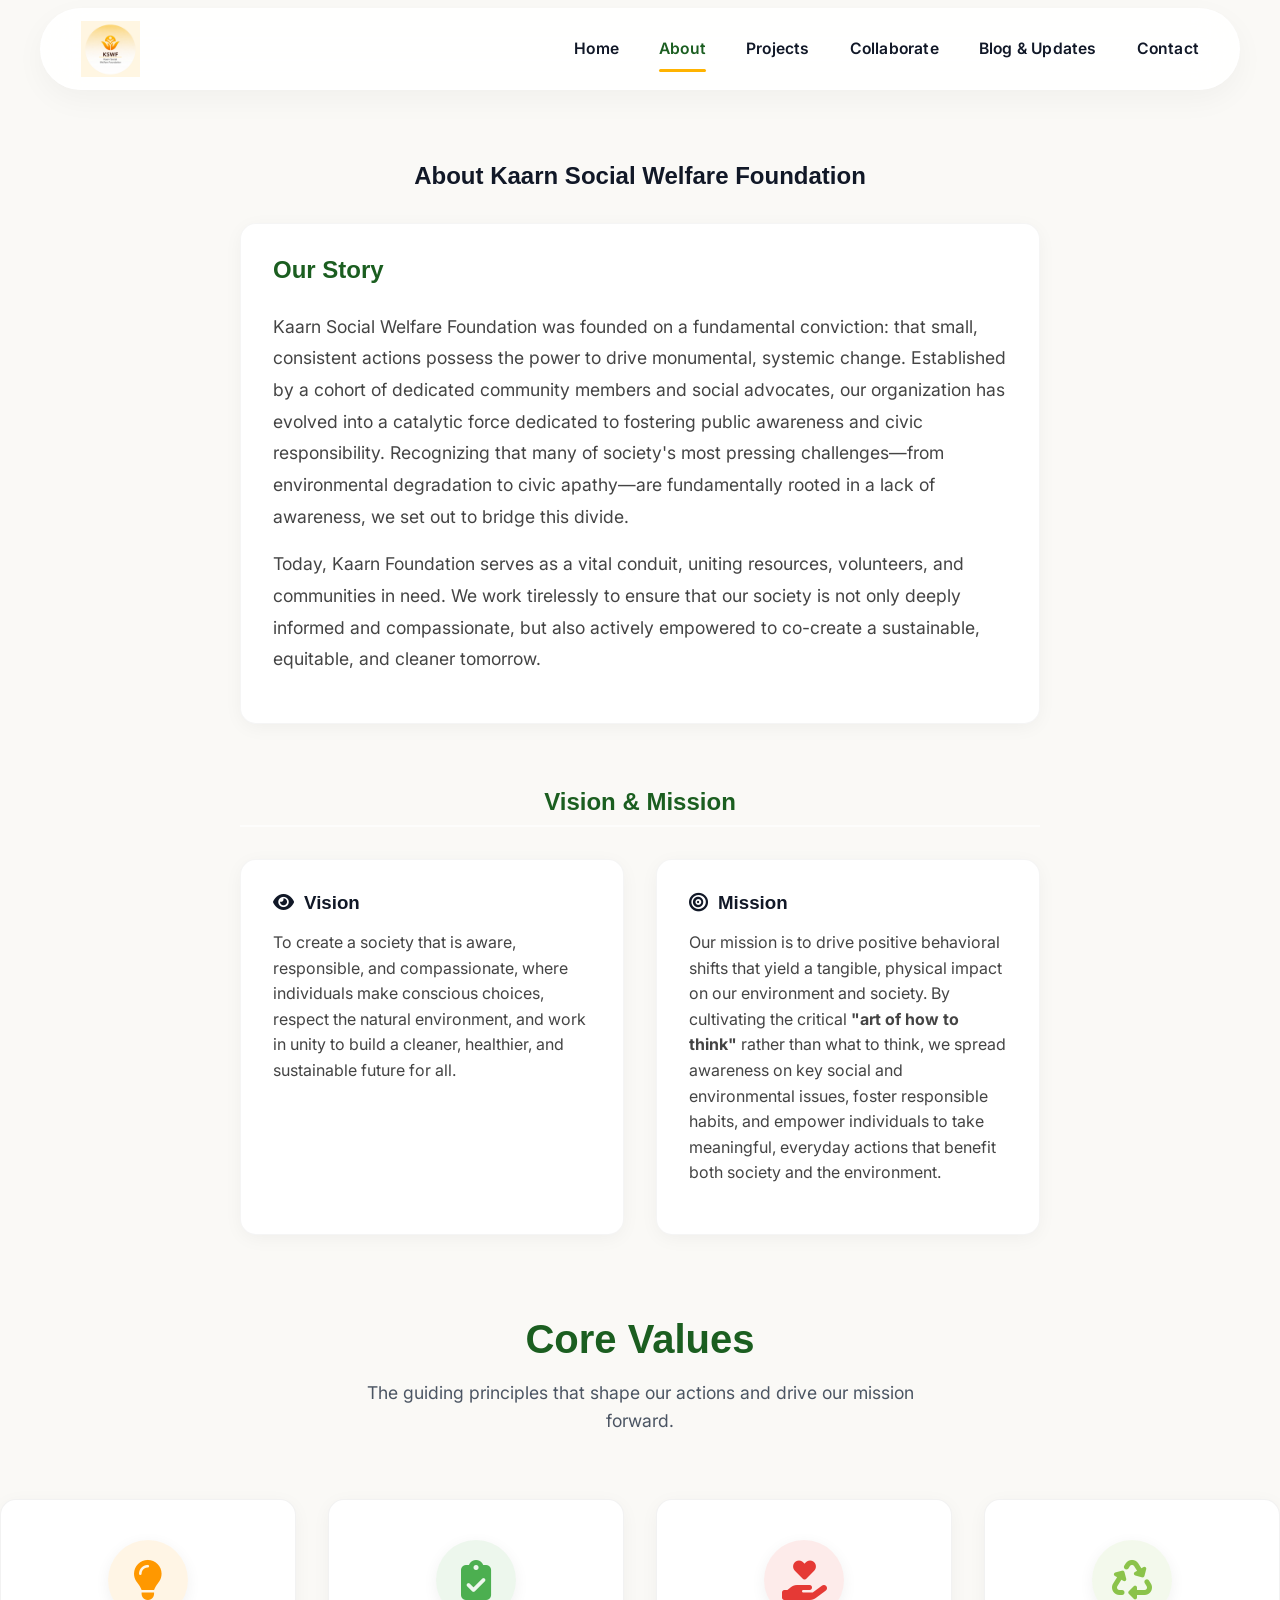
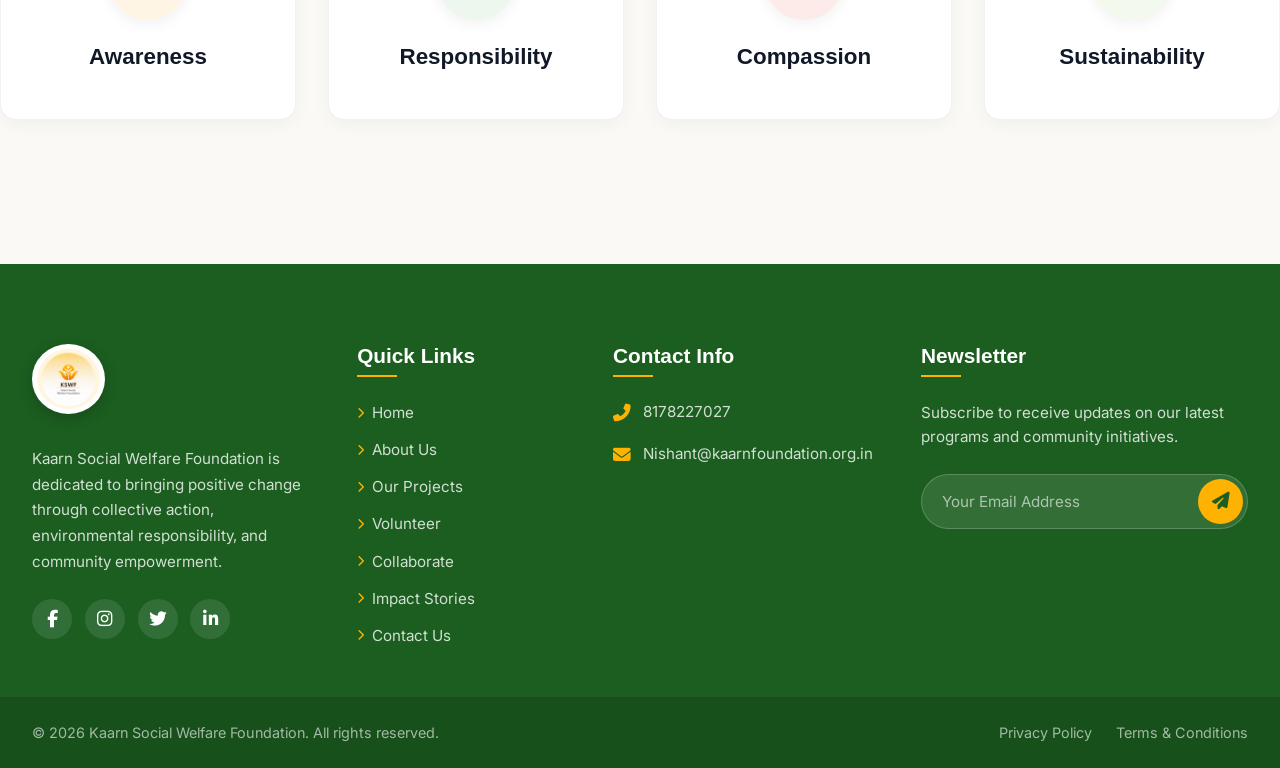
<file: about.html>
<!doctype html>
<html lang="en">
  <head>
    <meta charset="UTF-8" />
    <meta name="viewport" content="width=device-width, initial-scale=1.0" />
    <title>About Us - Kaarn Social Welfare Foundation</title>
    <link rel="preconnect" href="https://fonts.googleapis.com" />
    <link rel="preconnect" href="https://fonts.gstatic.com" crossorigin />
    <link
      href="https://fonts.googleapis.com/css2?family=Inter:wght@400;600;700&family=Lora:ital,wght@0,400;0,700;1,600&display=swap"
      rel="stylesheet"
    />
    <link rel="stylesheet" href="css/style.css" />
    <link
      rel="stylesheet"
      href="https://cdnjs.cloudflare.com/ajax/libs/font-awesome/6.4.0/css/all.min.css"
    />
  </head>
  <body>
    <header class="header">
      <nav class="nav-container">
        <div class="logo">
          <a href="index.html" class="flex items-center"
            ><img src="images/kswf-logo.png" alt="KSWF Logo"
          /></a>
        </div>
        <button class="hamburger" aria-label="Toggle navigation" aria-expanded="false">
          <span></span><span></span><span></span>
        </button>
        <div class="nav-links">
          <a href="index.html">Home</a>
          <a href="about.html" class="active">About</a>
          <a href="programs.html">Projects</a>
          <a href="collaborate.html">Collaborate</a>
          <a href="blog.html">Blog & Updates</a>
          <a href="contact.html">Contact</a>
        </div>
      </nav>
    </header>

    <main>
      <section class="section container">
        <div style="max-width: 800px; margin: 0 auto;">
          <h1
            class="text-center mb-2"
            style="color: var(--button-bg)"
          >
            About Kaarn Social Welfare Foundation
          </h1>

        <div class="mb-4">
          <div class="card glass">
            <h2
              style="
                border-bottom: 2px solid var(--glass-border);
                padding-bottom: 0.5rem;
                margin-bottom: 1rem;
              "
            >
              Our Story
            </h2>
            <p
              class="font-sans mt-1"
              style="font-size: 1.1rem; color: #444; line-height: 1.8"
            >
              Kaarn Social Welfare Foundation was founded on a fundamental conviction: that small,
              consistent actions possess the power to drive monumental, systemic change. Established by a cohort of
              dedicated community members and social advocates, our organization has evolved into a catalytic force
              dedicated to fostering public awareness and civic responsibility. Recognizing that many of society's most pressing challenges—from
              environmental degradation to civic apathy—are fundamentally rooted in a lack of awareness, we set
              out to bridge this divide.
            </p>
            <p
              class="font-sans mt-1"
              style="font-size: 1.1rem; color: #444; line-height: 1.8"
            >
              Today, Kaarn Foundation serves as a vital conduit, uniting resources, volunteers, and
              communities in need. We work tirelessly to ensure that our society is not only deeply informed and
              compassionate, but also actively empowered to co-create a sustainable, equitable, and cleaner tomorrow.
            </p>
          </div>
        </div>

        <div class="mb-4">
          <h2
            class="text-center"
            style="
              border-bottom: 2px solid var(--card-bg);
              padding-bottom: 0.5rem;
            "
          >
            Vision & Mission
          </h2>
          <div class="flex gap-2 mt-2 flex-wrap vision-mission-flex">
            <div class="card flex-1" style="min-width: 250px">
              <h3 style="color: var(--button-bg)">
                <i class="fas fa-eye" style="margin-right: 10px"></i>Vision
              </h3>
              <p style="font-family: var(--font-sans); color: #444; line-height: 1.6">
                To create a society that is aware, responsible, and compassionate, where individuals make conscious choices, respect the natural environment, and work in unity to build a cleaner, healthier, and sustainable future for all.
              </p>
            </div>
            <div class="card flex-1" style="min-width: 250px">
              <h3 style="color: var(--button-bg)">
                <i class="fas fa-bullseye" style="margin-right: 10px"></i>Mission
              </h3>
              <p style="font-family: var(--font-sans); color: #444; line-height: 1.6">
                Our mission is to drive positive behavioral shifts that yield a tangible, physical impact on our environment and society. By cultivating the critical <strong>"art of how to think"</strong> rather than what to think, we spread awareness on key social and environmental issues, foster responsible habits, and empower individuals to take meaningful, everyday actions that benefit both society and the environment.
              </p>
            </div>
          </div>
        </div>
        </div>

        <div style="margin-top: 5rem; width: 100%;">
          <h2 class="text-center" style="font-size: 2.5rem; margin-bottom: 1rem;">
            Core Values
          </h2>
          <p class="text-center mb-4" style="max-width: 600px; margin-left: auto; margin-right: auto; font-size: 1.1rem;">
            The guiding principles that shape our actions and drive our mission forward.
          </p>
          <div class="core-values-grid">
            <div class="core-value-card">
              <div class="core-value-icon" style="color: #ff9800; background: rgba(255, 152, 0, 0.1);">
                <i class="fas fa-lightbulb"></i>
              </div>
              <h4>Awareness</h4>
            </div>
            <div class="core-value-card">
              <div class="core-value-icon" style="color: #4caf50; background: rgba(76, 175, 80, 0.1);">
                <i class="fas fa-clipboard-check"></i>
              </div>
              <h4>Responsibility</h4>
            </div>
            <div class="core-value-card">
              <div class="core-value-icon" style="color: #e53935; background: rgba(229, 57, 53, 0.1);">
                <i class="fas fa-hand-holding-heart"></i>
              </div>
              <h4>Compassion</h4>
            </div>
            <div class="core-value-card">
              <div class="core-value-icon" style="color: #8bc34a; background: rgba(139, 195, 74, 0.1);">
                <i class="fas fa-recycle"></i>
              </div>
              <h4>Sustainability</h4>
            </div>
          </div>
        </div>
      </section>
    </main>

      <footer class="footer">
    <div class="container">
      <div class="footer-top-grid">
        <div class="footer-col about-col">
          <a href="index.html" style="display: inline-block;">
            <img src="images/kswf-logo.png" alt="KSWF Logo" class="footer-logo" />
          </a>
          <div class="about-col-inner">
            <p class="footer-desc">Kaarn Social Welfare Foundation is dedicated to bringing positive change through collective action, environmental responsibility, and community empowerment.</p>
            <div class="social-icons">
              <a href="#" aria-label="Facebook"><i class="fab fa-facebook-f"></i></a>
              <a href="https://www.instagram.com/kaarnfoundation?igsh=emFzMzZmc29jdjlz" target="_blank" rel="noopener noreferrer" aria-label="Instagram"><i class="fab fa-instagram"></i></a>
              <a href="#" aria-label="Twitter"><i class="fab fa-twitter"></i></a>
              <a href="#" aria-label="LinkedIn"><i class="fab fa-linkedin-in"></i></a>
            </div>
          </div>
        </div>
        <div class="footer-col links-col">
          <h4>Quick Links</h4>
          <div class="footer-links">
            <a href="index.html"><i class="fas fa-chevron-right"></i> Home</a>
            <a href="about.html"><i class="fas fa-chevron-right"></i> About Us</a>
            <a href="programs.html"><i class="fas fa-chevron-right"></i> Our Projects</a>
            <a href="get-involved.html"><i class="fas fa-chevron-right"></i> Volunteer</a>
            <a href="collaborate.html"><i class="fas fa-chevron-right"></i> Collaborate</a>
            <a href="blog.html"><i class="fas fa-chevron-right"></i> Impact Stories</a>
            <a href="contact.html"><i class="fas fa-chevron-right"></i> Contact Us</a>
          </div>
        </div>
        <div class="footer-col contact-col">
          <h4>Contact Info</h4>
          <ul class="footer-contact-info">
            <li>
              <i class="fas fa-phone-alt"></i>
              <span><a href="tel:+918178227027">8178227027</a></span>
            </li>
            <li>
              <i class="fas fa-envelope"></i>
              <span><a href="mailto:Nishant@kaarnfoundation.org.in">Nishant@kaarnfoundation.org.in</a></span>
            </li>
          </ul>
        </div>
        <div class="footer-col newsletter-col">
          <h4>Newsletter</h4>
          <p>Subscribe to receive updates on our latest programs and community initiatives.</p>
          <form class="newsletter-form" onsubmit="event.preventDefault(); alert('Subscribed!');">
            <input type="email" placeholder="Your Email Address" required />
            <button type="submit" aria-label="Subscribe"><i class="fas fa-paper-plane"></i></button>
          </form>
        </div>
      </div>
    </div>
    <div class="footer-bottom-bar">
      <div class="container footer-bottom-flex">
        <p class="copyright">&copy; 2026 Kaarn Social Welfare Foundation. All rights reserved.</p>
        <div class="legal-links">
          <a href="privacy.html">Privacy Policy</a>
          <a href="terms.html">Terms &amp; Conditions</a>
        </div>
      </div>
    </div>
  </footer>
    <script src="js/main.js"></script>
  </body>
</html>
</file>
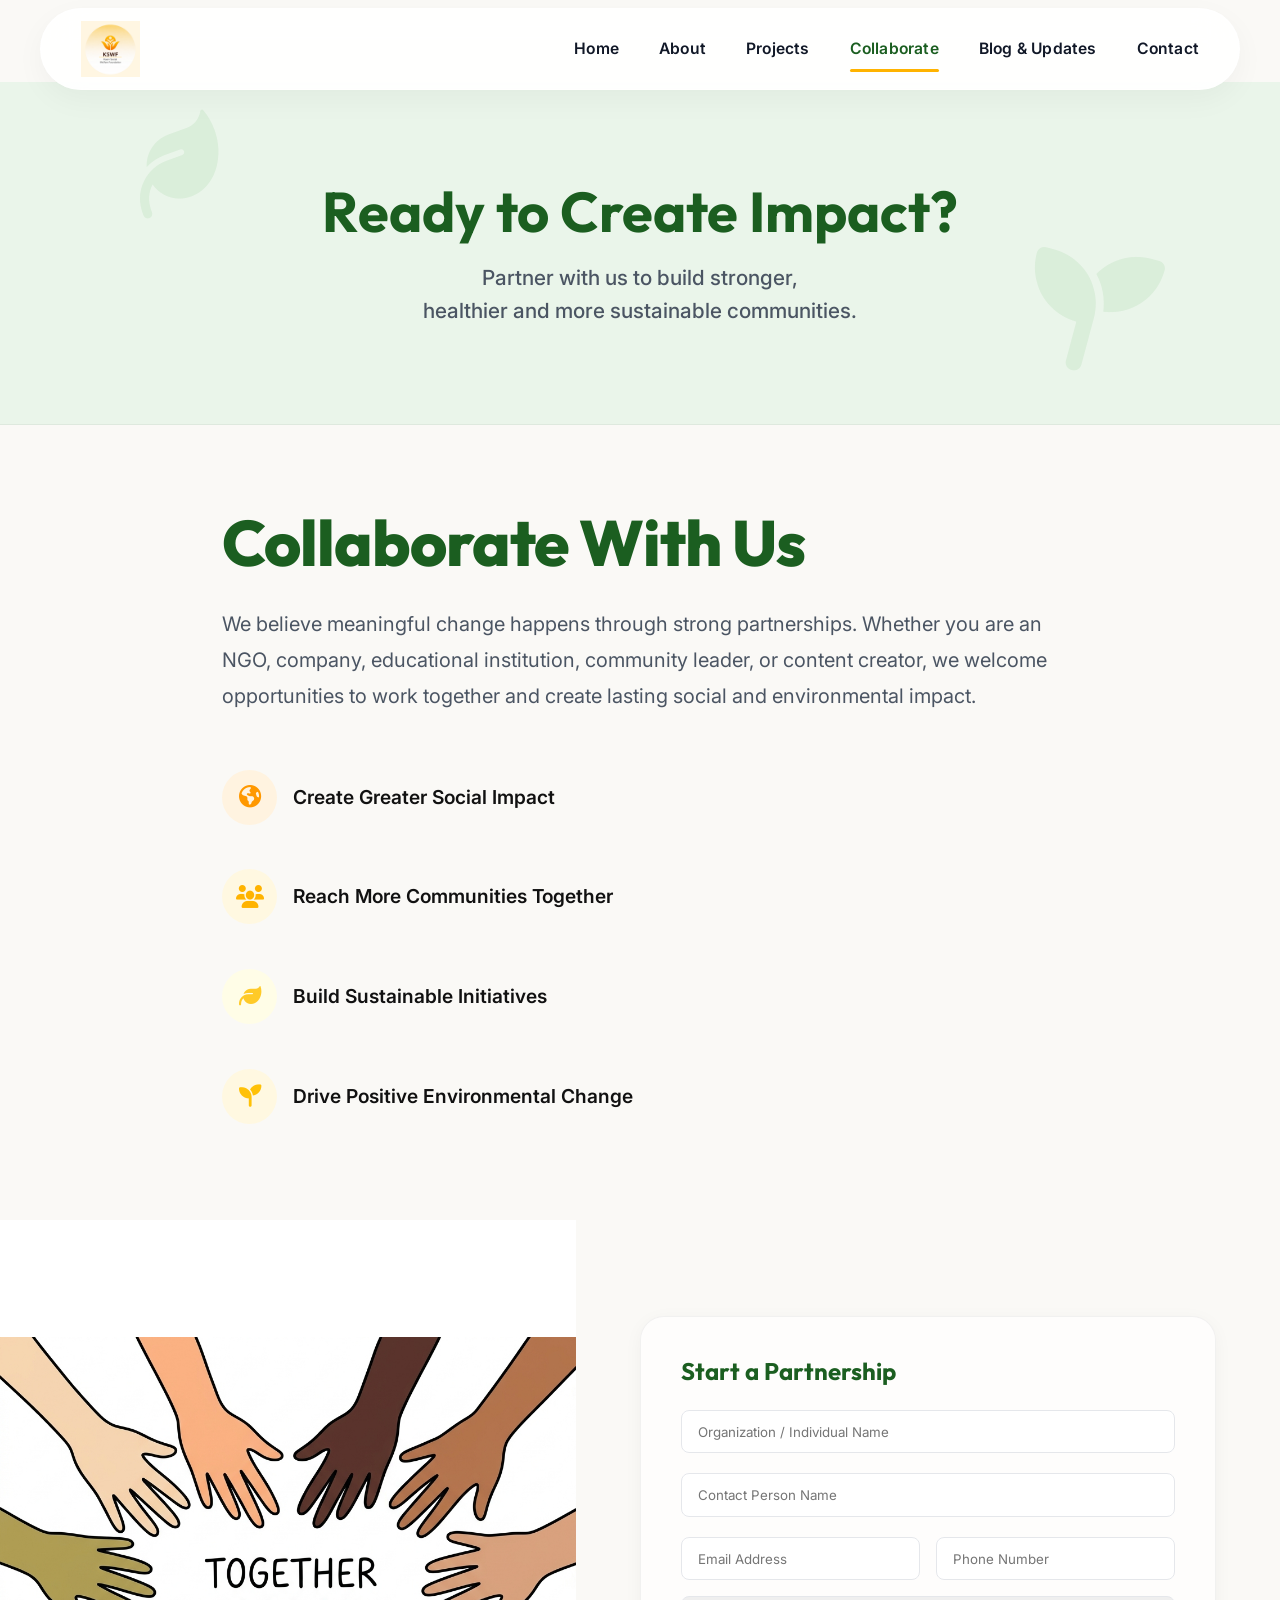
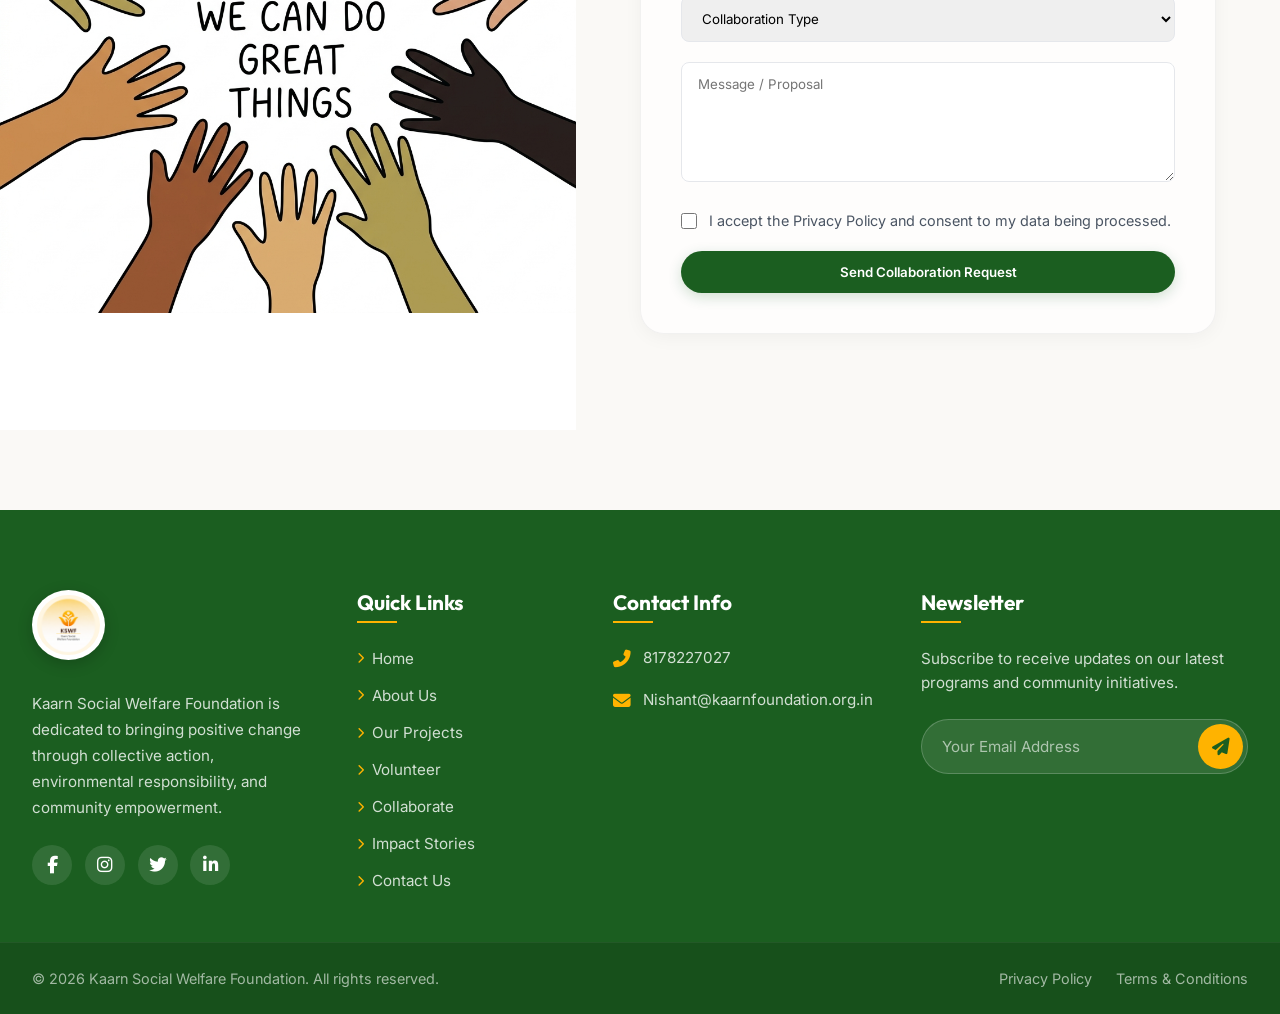
<file: collaborate.html>
<!doctype html>
<html lang="en">

<head>
  <meta charset="UTF-8" />
  <meta name="viewport" content="width=device-width, initial-scale=1.0" />
  <title>Collaborate With Us - Kaarn Social Welfare Foundation</title>
  <!-- Google Fonts -->
  <link rel="preconnect" href="https://fonts.googleapis.com" />
  <link rel="preconnect" href="https://fonts.gstatic.com" crossorigin />
  <link
    href="https://fonts.googleapis.com/css2?family=Inter:wght@400;500;600;700&family=Outfit:wght@400;500;600;700;800&display=swap"
    rel="stylesheet" />
  <link rel="stylesheet" href="css/style.css" />
  <!-- FontAwesome -->
  <link rel="stylesheet" href="https://cdnjs.cloudflare.com/ajax/libs/font-awesome/6.4.0/css/all.min.css" />
  <style>
    .collab-section {
      padding: 6rem 0;
    }
    .collab-grid {
      display: grid;
      grid-template-columns: 1fr 1fr;
      gap: 4rem;
      align-items: center;
    }
    @media (max-width: 900px) {
      .collab-grid {
        grid-template-columns: 1fr;
      }
    }
    .collab-image-wrapper {
      position: relative;
      border-radius: var(--radius-lg);
      overflow: hidden;
      box-shadow: var(--shadow-hover);
    }
    .collab-image-wrapper img {
      width: 100%;
      height: 100%;
      min-height: 500px;
      object-fit: cover;
      display: block;
      transition: transform 0.5s ease;
    }
    .collab-image-wrapper:hover img {
      transform: scale(1.05);
    }
    .collab-content h1 {
      font-size: 2.8rem;
      margin-bottom: 1rem;
      color: var(--primary-color);
    }
    .collab-content > p {
      font-size: 1.1rem;
      color: var(--text-muted);
      line-height: 1.6;
      margin-bottom: 2rem;
    }
    .benefits-list {
      list-style: none;
      margin-bottom: 2.5rem;
    }
    .benefits-list li {
      display: flex;
      align-items: center;
      gap: 1rem;
      margin-bottom: 1rem;
      font-family: var(--font-sans);
      font-size: 1.05rem;
      font-weight: 500;
      color: var(--text-primary);
    }
    .benefits-list li i {
      color: var(--accent-color);
      background: rgba(255, 152, 0, 0.15);
      width: 40px;
      height: 40px;
      display: flex;
      align-items: center;
      justify-content: center;
      border-radius: 50%;
      font-size: 1.2rem;
    }
    .collab-form-card {
      background: var(--card-bg);
      padding: 2.5rem;
      border-radius: var(--radius-lg);
      box-shadow: var(--shadow-soft);
      border: 1px solid rgba(0,0,0,0.05);
    }
    .collab-form-card h3 {
      margin-bottom: 1.5rem;
      font-size: 1.5rem;
      color: var(--primary-color);
    }
  </style>
  <style>
    main { padding-top: 0 !important; }
    .collab-cta-banner {
      background-color: #eaf5ea; /* light green */
      position: relative;
      overflow: hidden;
      padding: 6rem 2rem;
      text-align: center;
      display: flex;
      flex-direction: column;
      align-items: center;
      justify-content: center;
      border-bottom: 1px solid rgba(0,0,0,0.05);
    }
    .collab-cta-bg-icon {
      position: absolute;
      color: rgba(76, 175, 80, 0.1);
      z-index: 0;
    }
    .collab-cta-content {
      position: relative;
      z-index: 1;
      max-width: 800px;
      margin: 0 auto;
    }
    .collab-cta-content h2 {
      font-size: 3.5rem;
      color: var(--primary-color);
      margin-bottom: 1rem;
    }
    .collab-cta-content p {
      font-size: 1.3rem;
      color: var(--text-muted);
      margin-bottom: 0;
      font-weight: 500;
      line-height: 1.6;
    }

    /* New Professional Split Layout */
    .collab-intro-section {
      padding: 5rem 2rem;
    }
    .collab-split-section {
      display: flex;
      min-height: 80vh;
      align-items: stretch;
      background: var(--bg-color);
    }
    .collab-split-image {
      flex: 1;
      background-image: url('images/collab_doodle_v2.png');
      background-color: white;
      background-size: contain;
      background-repeat: no-repeat;
      background-position: center;
      position: relative;
      min-height: 500px;
    }
    .collab-split-content {
      flex: 1;
      padding: 6rem 4rem;
      display: flex;
      align-items: center;
      justify-content: center;
    }
    .collab-content-inner {
      max-width: 600px;
      width: 100%;
    }
    @media (max-width: 900px) {
      .collab-split-section {
        flex-direction: column;
      }
      .collab-split-content {
        padding: 4rem 1.5rem !important;
      }
      .collab-split-image {
        min-height: 350px;
      }
    }
    @media (max-width: 600px) {
      .collab-intro-section {
        padding: 3rem 1.5rem;
      }
      .collab-split-content {
        padding: 2rem 0.5rem !important;
      }
      .collab-split-image {
        min-height: 250px;
      }
      .collab-form-card {
        padding: 1.5rem 1rem;
      }
      .collab-form-card h3 {
        font-size: 1.3rem;
        margin-bottom: 1rem;
      }
      .form-control {
        padding: 0.7rem 0.8rem;
      }
    }
  </style>
</head>

<body>
  <!-- Header -->
  <header class="header">
    <nav class="nav-container glass">
      <div class="logo">
        <a href="index.html">
          <img src="images/kswf-logo.png" alt="KSWF Logo" />
        </a>
      </div>
      <button class="hamburger" aria-label="Toggle navigation" aria-expanded="false">
        <span></span><span></span><span></span>
      </button>
      <div class="nav-links">
        <a href="index.html">Home</a>
        <a href="about.html">About</a>
        <a href="programs.html">Projects</a>
        <a href="collaborate.html" class="active">Collaborate</a>
        <a href="blog.html">Blog &amp; Updates</a>
        <a href="contact.html">Contact</a>
      </div>
    </nav>
  </header>

  <main>
    <section class="collab-cta-banner">
      <i class="fas fa-leaf collab-cta-bg-icon" style="top: 10%; left: 10%; font-size: 6rem; transform: rotate(-20deg);"></i>
      <i class="fas fa-seedling collab-cta-bg-icon" style="bottom: 15%; right: 10%; font-size: 8rem; transform: rotate(15deg);"></i>
      
      <div class="collab-cta-content fade-in-up">
        <h2>Ready to Create Impact?</h2>
        <p>Partner with us to build stronger,<br>healthier and more sustainable communities.</p>
      </div>
    </section>

    <section class="container collab-intro-section" style="max-width: 900px; margin: 0 auto;">
      <div class="collab-content fade-in-up">
        <h1 style="font-size: 4rem; color: var(--primary-color); margin-bottom: 1.5rem; font-weight: 800; letter-spacing: -1px;">Collaborate With Us</h1>
        <p style="font-size: 1.25rem; color: var(--text-muted); line-height: 1.8; margin-bottom: 3.5rem;">
          We believe meaningful change happens through strong partnerships. Whether you are an NGO, company, educational institution, community leader, or content creator, we welcome opportunities to work together and create lasting social and environmental impact.
        </p>

        <ul class="benefits-list" style="display: flex; flex-direction: column; gap: 1.8rem; margin-bottom: 0;">
          <li style="font-size: 1.2rem; font-weight: 600; color: #111;">
            <i class="fas fa-globe-americas" style="color: #ff9800; background: #fff3e0; width: 55px; height: 55px; font-size: 1.4rem;"></i>
            Create Greater Social Impact
          </li>
          <li style="font-size: 1.2rem; font-weight: 600; color: #111;">
            <i class="fas fa-users" style="color: #ffb300; background: #fff8e1; width: 55px; height: 55px; font-size: 1.4rem;"></i>
            Reach More Communities Together
          </li>
          <li style="font-size: 1.2rem; font-weight: 600; color: #111;">
            <i class="fas fa-leaf" style="color: #ffca28; background: #fffde7; width: 55px; height: 55px; font-size: 1.4rem;"></i>
            Build Sustainable Initiatives
          </li>
          <li style="font-size: 1.2rem; font-weight: 600; color: #111;">
            <i class="fas fa-seedling" style="color: #ffc107; background: #fff8e1; width: 55px; height: 55px; font-size: 1.4rem;"></i>
            Drive Positive Environmental Change
          </li>
        </ul>
      </div>
    </section>

    <section class="collab-split-section">
      <!-- Left: Full Coverage Image -->
      <div class="collab-split-image fade-in-up">
        <!-- The background image covers all useless spacing -->
      </div>

      <!-- Right: Content & Form -->
      <div class="collab-split-content fade-in-up" style="animation-delay: 0.2s;">
        <div class="collab-content-inner">
          <div class="collab-form-card">
            <h3>Start a Partnership</h3>
            <form id="collaboration-form" onsubmit="handleCollabSubmit(event)">
              <div class="form-group mb-1">
                <input type="text" id="org-name" class="form-control" placeholder="Organization / Individual Name" required />
              </div>
              <div class="form-group mb-1">
                <input type="text" id="contact-name" class="form-control" placeholder="Contact Person Name" required />
              </div>
              <div class="form-grid mb-1" style="display: grid; grid-template-columns: 1fr 1fr; gap: 1rem;">
                <input type="email" id="collab-email" class="form-control" placeholder="Email Address" required />
                <input type="tel" id="collab-phone" class="form-control" placeholder="Phone Number" required />
              </div>
              <div class="form-group mb-1">
                <select id="collab-type" class="form-control" required style="font-family: var(--font-sans);">
                  <option value="" disabled selected>Collaboration Type</option>
                  <option value="corporate">Corporate CSR</option>
                  <option value="ngo">NGO Partnership</option>
                  <option value="edu">Educational Institution</option>
                  <option value="creator">Content Creator / Media</option>
                  <option value="community">Community Group</option>
                  <option value="other">Other</option>
                </select>
              </div>
              <div class="form-group mb-1-5">
                <textarea id="collab-message" class="form-control" rows="4" placeholder="Message / Proposal" required></textarea>
              </div>
              <div class="checkbox-group">
                <input type="checkbox" id="privacy-consent" required />
                <label for="privacy-consent">I accept the <a href="privacy.html" target="_blank">Privacy Policy</a> and consent to my data being processed.</label>
              </div>
              <button type="submit" class="btn btn-primary w-100" style="width: 100%; justify-content: center;">
                Send Collaboration Request
              </button>
            </form>
          </div>
        </div>
      </div>
    </section>
  </main>

  <footer class="footer">
    <div class="container">
      <div class="footer-top-grid">
        <div class="footer-col about-col">
          <a href="index.html" style="display: inline-block;">
            <img src="images/kswf-logo.png" alt="KSWF Logo" class="footer-logo" />
          </a>
          <div class="about-col-inner">
            <p class="footer-desc">Kaarn Social Welfare Foundation is dedicated to bringing positive change through collective action, environmental responsibility, and community empowerment.</p>
            <div class="social-icons">
              <a href="#" aria-label="Facebook"><i class="fab fa-facebook-f"></i></a>
              <a href="https://www.instagram.com/kaarnfoundation?igsh=emFzMzZmc29jdjlz" target="_blank" rel="noopener noreferrer" aria-label="Instagram"><i class="fab fa-instagram"></i></a>
              <a href="#" aria-label="Twitter"><i class="fab fa-twitter"></i></a>
              <a href="#" aria-label="LinkedIn"><i class="fab fa-linkedin-in"></i></a>
            </div>
          </div>
        </div>
        <div class="footer-col links-col">
          <h4>Quick Links</h4>
          <div class="footer-links">
            <a href="index.html"><i class="fas fa-chevron-right"></i> Home</a>
            <a href="about.html"><i class="fas fa-chevron-right"></i> About Us</a>
            <a href="programs.html"><i class="fas fa-chevron-right"></i> Our Projects</a>
            <a href="get-involved.html"><i class="fas fa-chevron-right"></i> Volunteer</a>
            <a href="collaborate.html"><i class="fas fa-chevron-right"></i> Collaborate</a>
            <a href="blog.html"><i class="fas fa-chevron-right"></i> Impact Stories</a>
            <a href="contact.html"><i class="fas fa-chevron-right"></i> Contact Us</a>
          </div>
        </div>
        <div class="footer-col contact-col">
          <h4>Contact Info</h4>
          <ul class="footer-contact-info">
            <li>
              <i class="fas fa-phone-alt"></i>
              <span><a href="tel:+918178227027">8178227027</a></span>
            </li>
            <li>
              <i class="fas fa-envelope"></i>
              <span><a href="mailto:Nishant@kaarnfoundation.org.in">Nishant@kaarnfoundation.org.in</a></span>
            </li>
          </ul>
        </div>
        <div class="footer-col newsletter-col">
          <h4>Newsletter</h4>
          <p>Subscribe to receive updates on our latest programs and community initiatives.</p>
          <form class="newsletter-form" onsubmit="event.preventDefault(); alert('Subscribed!');">
            <input type="email" placeholder="Your Email Address" required />
            <button type="submit" aria-label="Subscribe"><i class="fas fa-paper-plane"></i></button>
          </form>
        </div>
      </div>
    </div>
    <div class="footer-bottom-bar">
      <div class="container footer-bottom-flex">
        <p class="copyright">&copy; 2026 Kaarn Social Welfare Foundation. All rights reserved.</p>
        <div class="legal-links">
          <a href="privacy.html">Privacy Policy</a>
          <a href="terms.html">Terms &amp; Conditions</a>
        </div>
      </div>
    </div>
  </footer>

  <script src="js/main.js"></script>
  <script>
    function handleCollabSubmit(e) {
      e.preventDefault();
      
      const orgName = document.getElementById('org-name').value;
      const contactName = document.getElementById('contact-name').value;
      const email = document.getElementById('collab-email').value;
      const phone = document.getElementById('collab-phone').value;
      const type = document.getElementById('collab-type').value;
      const message = document.getElementById('collab-message').value;

      const newInquiry = {
        id: 'collab_' + Date.now(),
        orgName,
        contactName,
        email,
        phone,
        collabType: type,
        collabObjective: message,
        date: new Date().toLocaleDateString()
      };

      const existing = JSON.parse(localStorage.getItem('kswf_collab_inquiries') || '[]');
      existing.unshift(newInquiry);
      localStorage.setItem('kswf_collab_inquiries', JSON.stringify(existing));

      alert('Thank you, ' + contactName + '! Your collaboration request has been submitted successfully. We will get back to you soon.');
      e.target.reset();
    }
  </script>
</body>
</html>
</file>
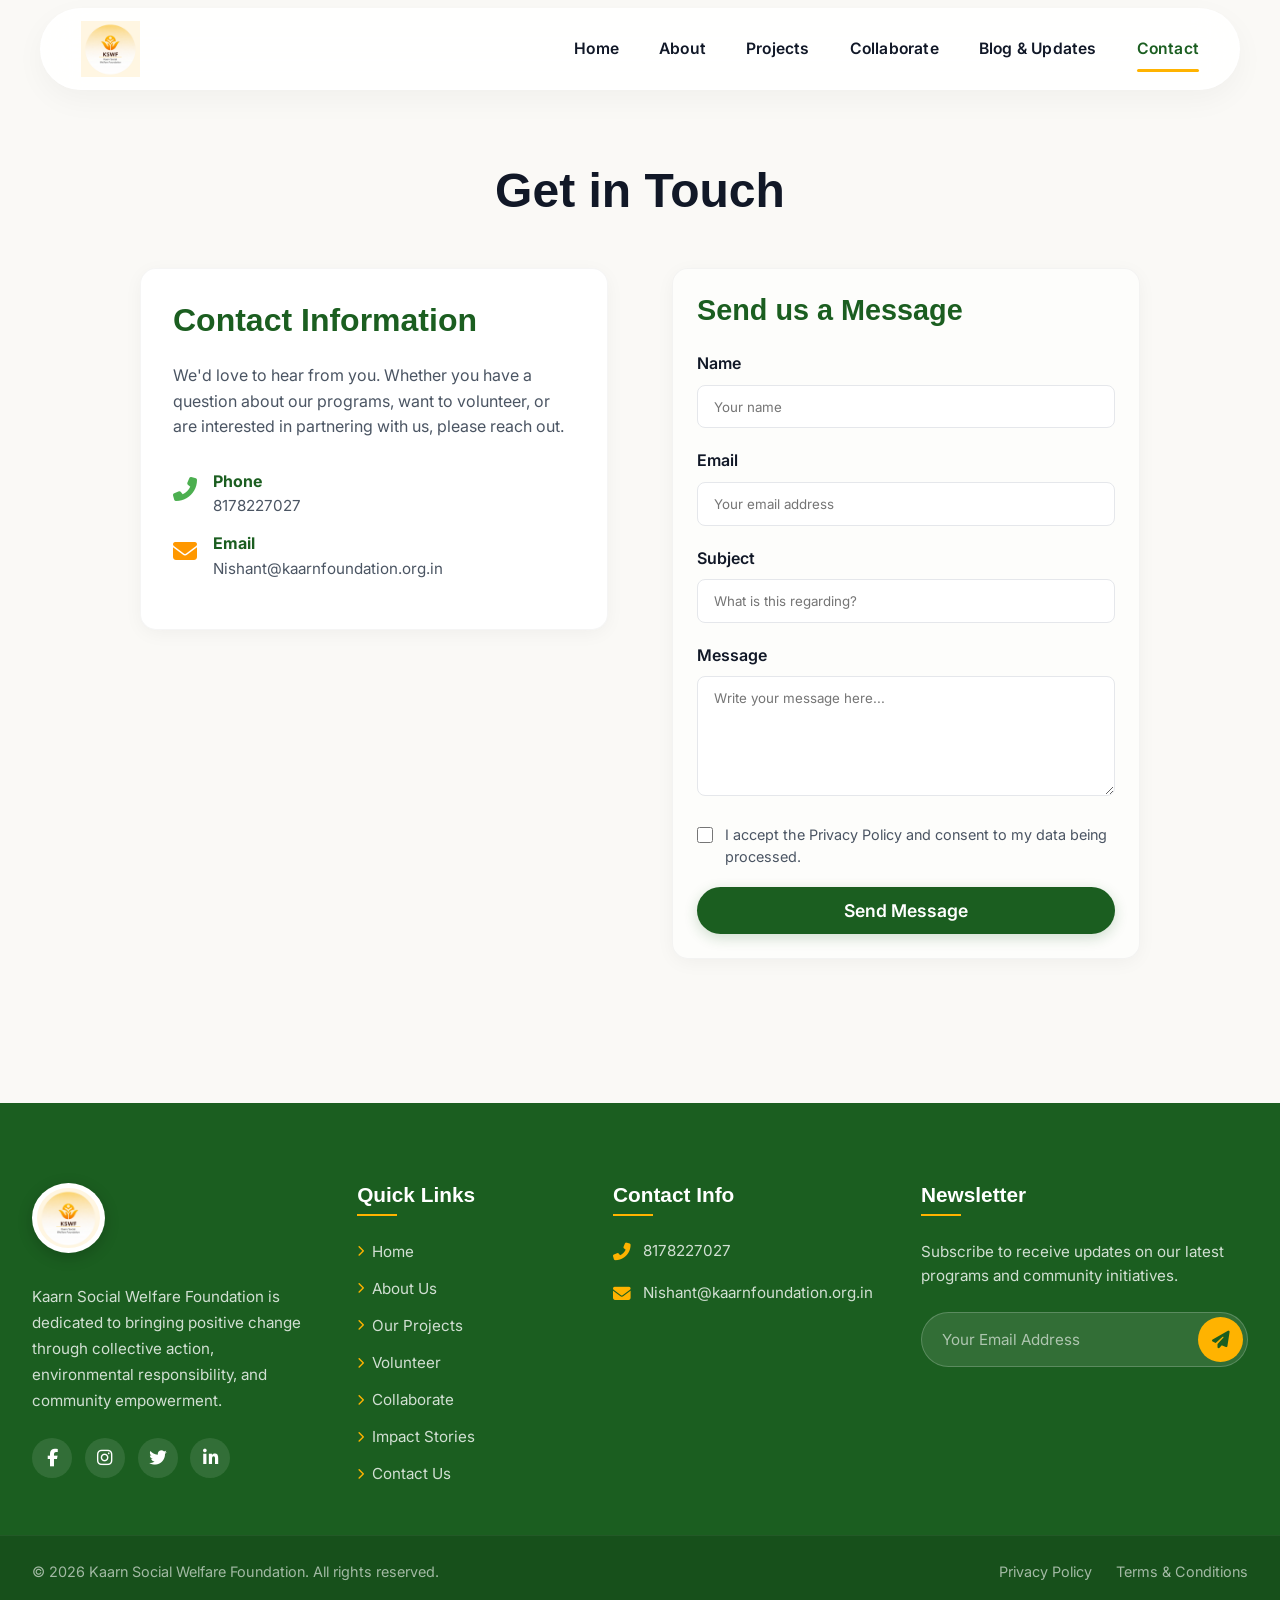
<file: contact.html>
<!doctype html>
<html lang="en">
  <head>
    <meta charset="UTF-8" />
    <meta name="viewport" content="width=device-width, initial-scale=1.0" />
    <title>Contact Us - Kaarn Social Welfare Foundation</title>
    <link rel="preconnect" href="https://fonts.googleapis.com" />
    <link rel="preconnect" href="https://fonts.gstatic.com" crossorigin />
    <link
      href="https://fonts.googleapis.com/css2?family=Inter:wght@400;600;700&family=Lora:ital,wght@0,400;0,700;1,600&display=swap"
      rel="stylesheet"
    />
    <link rel="stylesheet" href="css/style.css" />
    <link
      rel="stylesheet"
      href="https://cdnjs.cloudflare.com/ajax/libs/font-awesome/6.4.0/css/all.min.css"
    />
  </head>
  <body>
    <header class="header">
      <nav class="nav-container">
        <div class="logo">
          <a href="index.html" class="flex items-center"
            ><img src="images/kswf-logo.png" alt="KSWF Logo"
          /></a>
        </div>
        <button class="hamburger" aria-label="Toggle navigation" aria-expanded="false">
          <span></span><span></span><span></span>
        </button>
        <div class="nav-links">
          <a href="index.html">Home</a>
          <a href="about.html">About</a>
          <a href="programs.html">Projects</a>
          <a href="collaborate.html">Collaborate</a>
          <a href="blog.html">Blog & Updates</a>
          <a href="contact.html" class="active">Contact</a>
        </div>
      </nav>
    </header>

    <main>
      <section class="section container">
        <h1
          class="text-center mb-3"
          style="font-size: 3rem; color: var(--button-bg)"
        >
          Get in Touch
        </h1>

        <div
          class="flex gap-4 flex-wrap"
          style="max-width: 1000px; margin: 0 auto"
        >
          <!-- Contact Info -->
          <div class="flex-1" style="min-width: 300px">
            <div class="card glass">
              <h2 class="mb-1-5" style="font-size: 2rem">Contact Information</h2>
              <p class="font-sans text-muted mb-2">
                We'd love to hear from you. Whether you have a question about our
                programs, want to volunteer, or are interested in partnering with
                us, please reach out.
              </p>
  
              <ul class="flex-column gap-1-5" style="list-style: none">
  
                <li class="flex gap-1" style="align-items: flex-start">
                  <i
                    class="fas fa-phone-alt"
                    style="color: #4caf50; font-size: 1.5rem; margin-top: 5px"
                  ></i>
                  <div>
                    <h4 class="font-sans" style="margin-bottom: 0.2rem">Phone</h4>
                    <p class="font-sans text-muted" style="font-size: 0.95rem">
                      8178227027
                    </p>
                  </div>
                </li>
                <li class="flex gap-1" style="align-items: flex-start">
                  <i
                    class="fas fa-envelope"
                    style="color: #ff9800; font-size: 1.5rem; margin-top: 5px"
                  ></i>
                  <div>
                    <h4 class="font-sans" style="margin-bottom: 0.2rem">Email</h4>
                    <p class="font-sans text-muted" style="font-size: 0.95rem">
                      Nishant@kaarnfoundation.org.in
                    </p>
                  </div>
                </li>
              </ul>
            </div>
          </div>

          <!-- Contact Form -->
          <div class="flex-1" style="min-width: 300px">
            <div class="card card-light">
              <h2 class="mb-1-5" style="font-size: 1.8rem">
                Send us a Message
              </h2>
              <form
                action="#"
                method="POST"
                onsubmit="
                  event.preventDefault();
                  alert('Message sent successfully!');
                "
              >
                <div class="form-group">
                  <label class="form-label">Name</label>
                  <input
                    type="text"
                    class="form-control"
                    required
                    placeholder="Your name"
                  />
                </div>

                <div class="form-group">
                  <label class="form-label">Email</label>
                  <input
                    type="email"
                    class="form-control"
                    required
                    placeholder="Your email address"
                  />
                </div>

                <div class="form-group">
                  <label class="form-label">Subject</label>
                  <input
                    type="text"
                    class="form-control"
                    required
                    placeholder="What is this regarding?"
                  />
                </div>

                <div class="form-group">
                  <label class="form-label">Message</label>
                  <textarea
                    class="form-control"
                    required
                    placeholder="Write your message here..."
                  ></textarea>
                </div>

                <div class="checkbox-group">
                  <input type="checkbox" id="privacy-consent" required />
                  <label for="privacy-consent">I accept the <a href="privacy.html" target="_blank">Privacy Policy</a> and consent to my data being processed.</label>
                </div>

                <button
                  type="submit"
                  class="btn w-full"
                  style="font-size: 1.1rem"
                >
                  Send Message
                </button>
              </form>
            </div>
          </div>
        </div>
      </section>
    </main>

      <footer class="footer">
    <div class="container">
      <div class="footer-top-grid">
        <div class="footer-col about-col">
          <a href="index.html" style="display: inline-block;">
            <img src="images/kswf-logo.png" alt="KSWF Logo" class="footer-logo" />
          </a>
          <div class="about-col-inner">
            <p class="footer-desc">Kaarn Social Welfare Foundation is dedicated to bringing positive change through collective action, environmental responsibility, and community empowerment.</p>
            <div class="social-icons">
              <a href="#" aria-label="Facebook"><i class="fab fa-facebook-f"></i></a>
              <a href="https://www.instagram.com/kaarnfoundation?igsh=emFzMzZmc29jdjlz" target="_blank" rel="noopener noreferrer" aria-label="Instagram"><i class="fab fa-instagram"></i></a>
              <a href="#" aria-label="Twitter"><i class="fab fa-twitter"></i></a>
              <a href="#" aria-label="LinkedIn"><i class="fab fa-linkedin-in"></i></a>
            </div>
          </div>
        </div>
        <div class="footer-col links-col">
          <h4>Quick Links</h4>
          <div class="footer-links">
            <a href="index.html"><i class="fas fa-chevron-right"></i> Home</a>
            <a href="about.html"><i class="fas fa-chevron-right"></i> About Us</a>
            <a href="programs.html"><i class="fas fa-chevron-right"></i> Our Projects</a>
            <a href="get-involved.html"><i class="fas fa-chevron-right"></i> Volunteer</a>
            <a href="collaborate.html"><i class="fas fa-chevron-right"></i> Collaborate</a>
            <a href="blog.html"><i class="fas fa-chevron-right"></i> Impact Stories</a>
            <a href="contact.html"><i class="fas fa-chevron-right"></i> Contact Us</a>
          </div>
        </div>
        <div class="footer-col contact-col">
          <h4>Contact Info</h4>
          <ul class="footer-contact-info">
            <li>
              <i class="fas fa-phone-alt"></i>
              <span><a href="tel:+918178227027">8178227027</a></span>
            </li>
            <li>
              <i class="fas fa-envelope"></i>
              <span><a href="mailto:Nishant@kaarnfoundation.org.in">Nishant@kaarnfoundation.org.in</a></span>
            </li>
          </ul>
        </div>
        <div class="footer-col newsletter-col">
          <h4>Newsletter</h4>
          <p>Subscribe to receive updates on our latest programs and community initiatives.</p>
          <form class="newsletter-form" onsubmit="event.preventDefault(); alert('Subscribed!');">
            <input type="email" placeholder="Your Email Address" required />
            <button type="submit" aria-label="Subscribe"><i class="fas fa-paper-plane"></i></button>
          </form>
        </div>
      </div>
    </div>
    <div class="footer-bottom-bar">
      <div class="container footer-bottom-flex">
        <p class="copyright">&copy; 2026 Kaarn Social Welfare Foundation. All rights reserved.</p>
        <div class="legal-links">
          <a href="privacy.html">Privacy Policy</a>
          <a href="terms.html">Terms &amp; Conditions</a>
        </div>
      </div>
    </div>
  </footer>
    <script src="js/main.js"></script>
  </body>
</html>
</file>
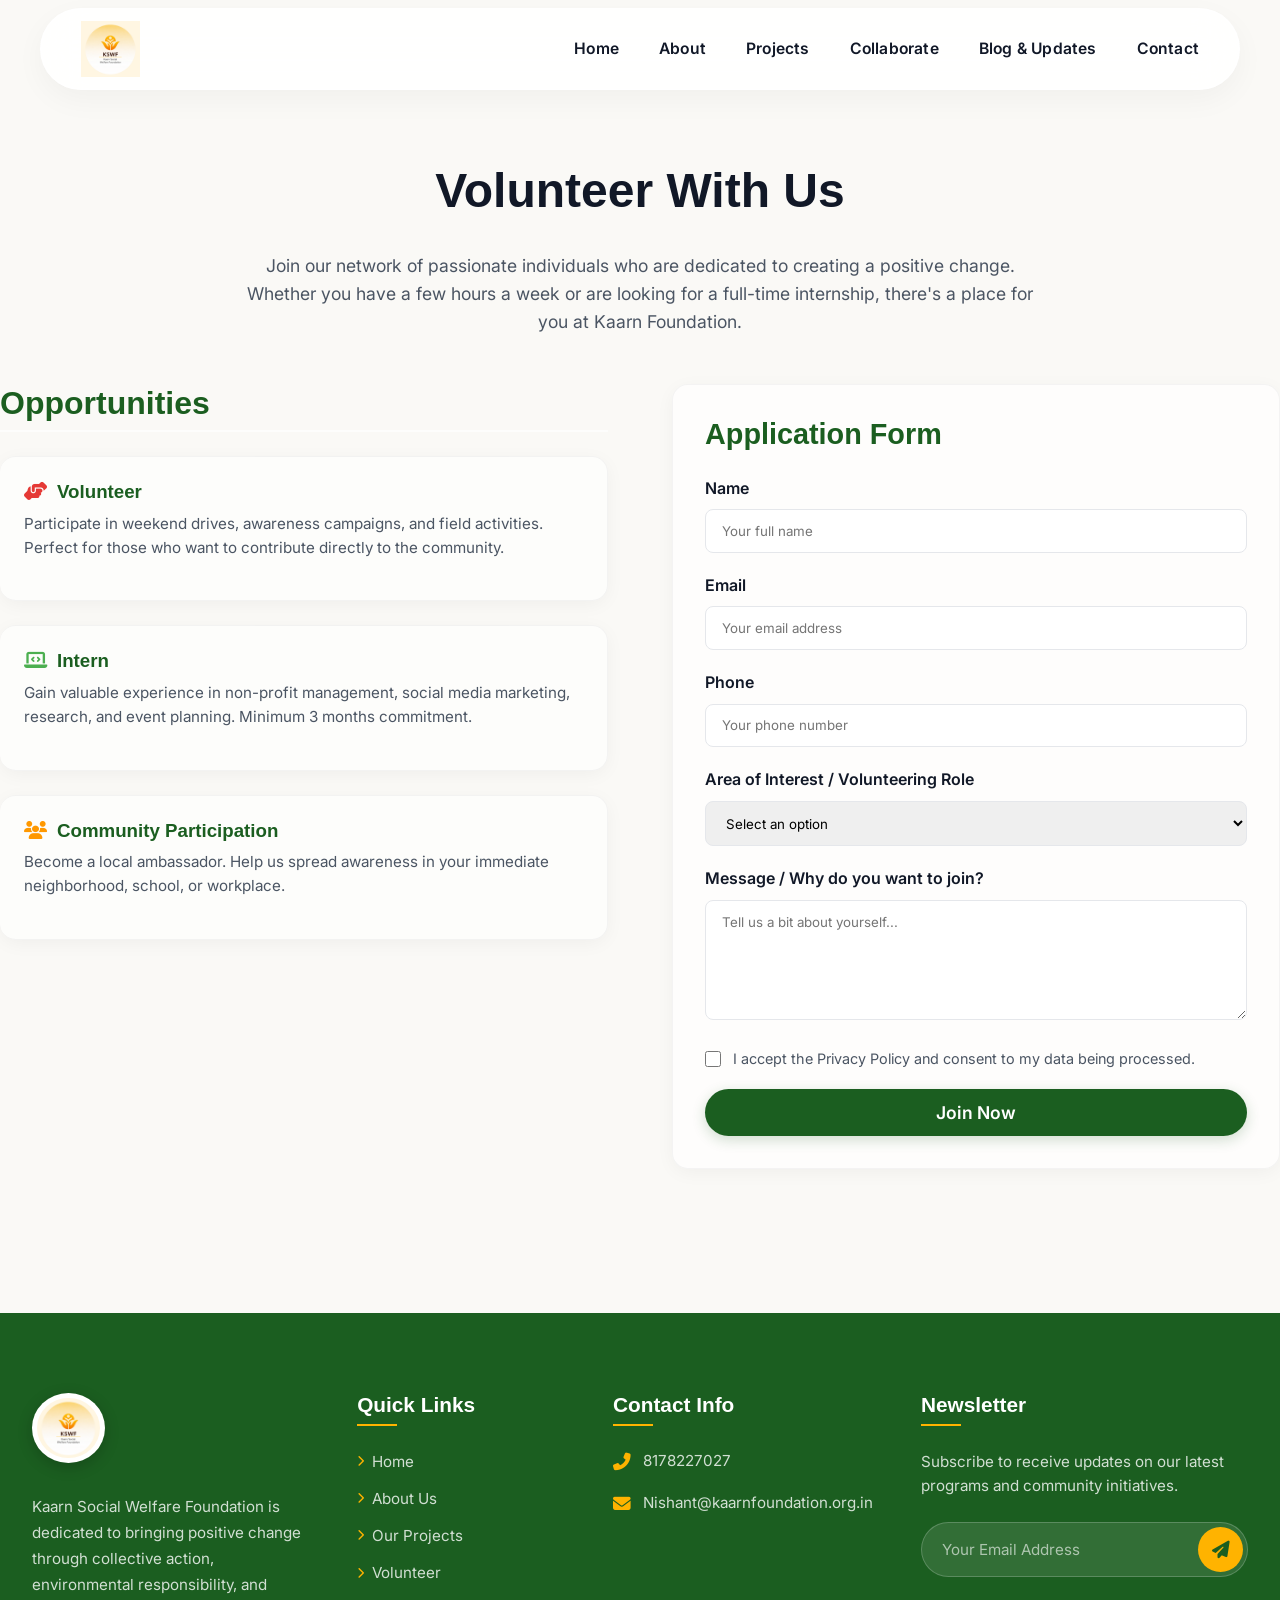
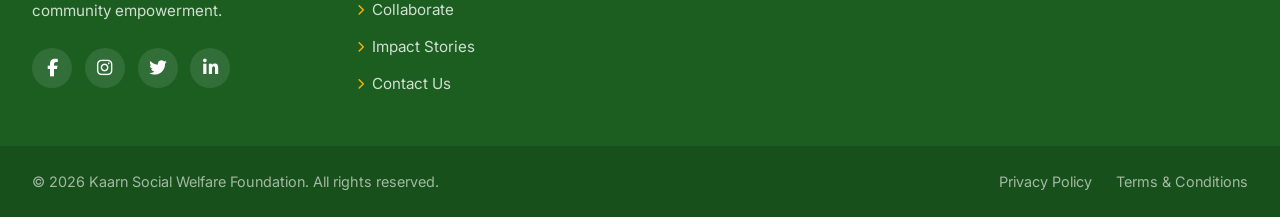
<file: get-involved.html>
<!doctype html>
<html lang="en">
  <head>
    <meta charset="UTF-8" />
    <meta name="viewport" content="width=device-width, initial-scale=1.0" />
    <title>Get Involved - Kaarn Social Welfare Foundation</title>
    <link rel="preconnect" href="https://fonts.googleapis.com" />
    <link rel="preconnect" href="https://fonts.gstatic.com" crossorigin />
    <link
      href="https://fonts.googleapis.com/css2?family=Inter:wght@400;600;700&family=Lora:ital,wght@0,400;0,700;1,600&display=swap"
      rel="stylesheet"
    />
    <link rel="stylesheet" href="css/style.css" />
    <link
      rel="stylesheet"
      href="https://cdnjs.cloudflare.com/ajax/libs/font-awesome/6.4.0/css/all.min.css"
    />
  </head>
  <body>
    <header class="header">
      <nav class="nav-container">
        <div class="logo">
          <a href="index.html" class="flex items-center"
            ><img src="images/kswf-logo.png" alt="KSWF Logo"
          /></a>
        </div>
        <button class="hamburger" aria-label="Toggle navigation" aria-expanded="false">
          <span></span><span></span><span></span>
        </button>
        <div class="nav-links">
          <a href="index.html">Home</a>
          <a href="about.html">About</a>
          <a href="programs.html">Projects</a>
          <a href="collaborate.html">Collaborate</a>
          <a href="blog.html">Blog & Updates</a>
          <a href="contact.html">Contact</a>
        </div>
      </nav>
    </header>

    <main>
      <section class="section container">
        <h1
          class="text-center mb-2"
          style="font-size: 3rem; color: var(--button-bg)"
        >
          Volunteer With Us
        </h1>

        <p
          class="text-center font-sans text-muted mb-3"
          style="
            font-size: 1.1rem;
            max-width: 800px;
            margin-left: auto;
            margin-right: auto;
          "
        >
          Join our network of passionate individuals who are dedicated to
          creating a positive change. Whether you have a few hours a week or are
          looking for a full-time internship, there's a place for you at Kaarn Foundation.
        </p>

        <div class="flex gap-4 flex-wrap">
          <!-- Opportunities -->
          <div style="flex: 1; min-width: 300px">
            <h2
              class="mb-1-5"
              style="
                font-size: 2rem;
                border-bottom: 2px solid var(--card-bg);
                padding-bottom: 0.5rem;
              "
            >
              Opportunities
            </h2>

            <div
              class="card card-light mb-1-5"
              style="border-left: 4px solid var(--button-bg); padding: 1.5rem"
            >
              <h3 class="mb-0-5">
                <i
                  class="fas fa-hands-helping"
                  style="margin-right: 10px; color: #e53935"
                ></i
                >Volunteer
              </h3>
              <p class="font-sans text-muted" style="font-size: 0.95rem">
                Participate in weekend drives, awareness campaigns, and field
                activities. Perfect for those who want to contribute directly to
                the community.
              </p>
            </div>

            <div
              class="card card-light mb-1-5"
              style="border-left: 4px solid var(--button-bg); padding: 1.5rem"
            >
              <h3 class="mb-0-5">
                <i
                  class="fas fa-laptop-code"
                  style="margin-right: 10px; color: #4caf50"
                ></i
                >Intern
              </h3>
              <p class="font-sans text-muted" style="font-size: 0.95rem">
                Gain valuable experience in non-profit management, social media
                marketing, research, and event planning. Minimum 3 months
                commitment.
              </p>
            </div>

            <div
              class="card card-light mb-1-5"
              style="border-left: 4px solid var(--button-bg); padding: 1.5rem"
            >
              <h3 class="mb-0-5">
                <i
                  class="fas fa-users"
                  style="margin-right: 10px; color: #ff9800"
                ></i
                >Community Participation
              </h3>
              <p class="font-sans text-muted" style="font-size: 0.95rem">
                Become a local ambassador. Help us spread awareness in your
                immediate neighborhood, school, or workplace.
              </p>
            </div>
          </div>

          <!-- Form -->
          <div id="collab-form" class="flex-1" style="min-width: 300px">
            <div class="card" style="background-color: var(--card-bg)" id="volunteer-card-container">
              <h2 class="mb-1-5" style="font-size: 1.8rem">Application Form</h2>
              <form id="volunteer-form-element">
                <div class="form-group">
                  <label class="form-label">Name</label>
                  <input
                    type="text"
                    name="name"
                    class="form-control"
                    required
                    placeholder="Your full name"
                  />
                </div>

                <div class="form-group">
                  <label class="form-label">Email</label>
                  <input
                    type="email"
                    name="email"
                    class="form-control"
                    required
                    placeholder="Your email address"
                  />
                </div>

                <div class="form-group">
                  <label class="form-label">Phone</label>
                  <input
                    type="tel"
                    name="phone"
                    class="form-control"
                    required
                    placeholder="Your phone number"
                  />
                </div>

                <div class="form-group">
                  <label class="form-label">Area of Interest / Volunteering Role</label>
                  <select name="role" class="form-control font-sans" required>
                    <option value="" disabled selected>Select an option</option>
                    <option value="environmental_awareness">Environmental Awareness Campaigns</option>
                    <option value="tree_plantation">Tree Plantation Drives</option>
                    <option value="community_outreach">Community Outreach</option>
                    <option value="education_teaching">Education &amp; Teaching</option>
                    <option value="event_management">Event Management</option>
                    <option value="social_media">Social Media &amp; Content Creation</option>
                    <option value="photography_videography">Photography &amp; Videography</option>
                    <option value="graphic_design">Graphic Design</option>
                    <option value="web_dev_tech">Web Development &amp; Technical Support</option>
                    <option value="other">Other</option>
                  </select>
                </div>

                <div class="form-group">
                  <label class="form-label">Message / Why do you want to join?</label>
                  <textarea
                    name="message"
                    class="form-control"
                    placeholder="Tell us a bit about yourself..."
                  ></textarea>
                </div>

                <div class="checkbox-group">
                  <input type="checkbox" id="privacy-consent" required />
                  <label for="privacy-consent">I accept the <a href="privacy.html" target="_blank">Privacy Policy</a> and consent to my data being processed.</label>
                </div>

                <button
                  type="submit"
                  class="btn w-full"
                  style="font-size: 1.1rem"
                >
                  Join Now
                </button>
              </form>
            </div>
          </div>
        </div>
      </section>

    </main>

      <footer class="footer">
    <div class="container">
      <div class="footer-top-grid">
        <div class="footer-col about-col">
          <a href="index.html" style="display: inline-block;">
            <img src="images/kswf-logo.png" alt="KSWF Logo" class="footer-logo" />
          </a>
          <div class="about-col-inner">
            <p class="footer-desc">Kaarn Social Welfare Foundation is dedicated to bringing positive change through collective action, environmental responsibility, and community empowerment.</p>
            <div class="social-icons">
              <a href="#" aria-label="Facebook"><i class="fab fa-facebook-f"></i></a>
              <a href="https://www.instagram.com/kaarnfoundation?igsh=emFzMzZmc29jdjlz" target="_blank" rel="noopener noreferrer" aria-label="Instagram"><i class="fab fa-instagram"></i></a>
              <a href="#" aria-label="Twitter"><i class="fab fa-twitter"></i></a>
              <a href="#" aria-label="LinkedIn"><i class="fab fa-linkedin-in"></i></a>
            </div>
          </div>
        </div>
        <div class="footer-col links-col">
          <h4>Quick Links</h4>
          <div class="footer-links">
            <a href="index.html"><i class="fas fa-chevron-right"></i> Home</a>
            <a href="about.html"><i class="fas fa-chevron-right"></i> About Us</a>
            <a href="programs.html"><i class="fas fa-chevron-right"></i> Our Projects</a>
            <a href="get-involved.html"><i class="fas fa-chevron-right"></i> Volunteer</a>
            <a href="collaborate.html"><i class="fas fa-chevron-right"></i> Collaborate</a>
            <a href="blog.html"><i class="fas fa-chevron-right"></i> Impact Stories</a>
            <a href="contact.html"><i class="fas fa-chevron-right"></i> Contact Us</a>
          </div>
        </div>
        <div class="footer-col contact-col">
          <h4>Contact Info</h4>
          <ul class="footer-contact-info">
            <li>
              <i class="fas fa-phone-alt"></i>
              <span><a href="tel:+918178227027">8178227027</a></span>
            </li>
            <li>
              <i class="fas fa-envelope"></i>
              <span><a href="mailto:Nishant@kaarnfoundation.org.in">Nishant@kaarnfoundation.org.in</a></span>
            </li>
          </ul>
        </div>
        <div class="footer-col newsletter-col">
          <h4>Newsletter</h4>
          <p>Subscribe to receive updates on our latest programs and community initiatives.</p>
          <form class="newsletter-form" onsubmit="event.preventDefault(); alert('Subscribed!');">
            <input type="email" placeholder="Your Email Address" required />
            <button type="submit" aria-label="Subscribe"><i class="fas fa-paper-plane"></i></button>
          </form>
        </div>
      </div>
    </div>
    <div class="footer-bottom-bar">
      <div class="container footer-bottom-flex">
        <p class="copyright">&copy; 2026 Kaarn Social Welfare Foundation. All rights reserved.</p>
        <div class="legal-links">
          <a href="privacy.html">Privacy Policy</a>
          <a href="terms.html">Terms &amp; Conditions</a>
        </div>
      </div>
    </div>
  </footer>
    <script src="js/main.js"></script>
    <script src="js/volunteer.js"></script>
  </body>
</html>
</file>
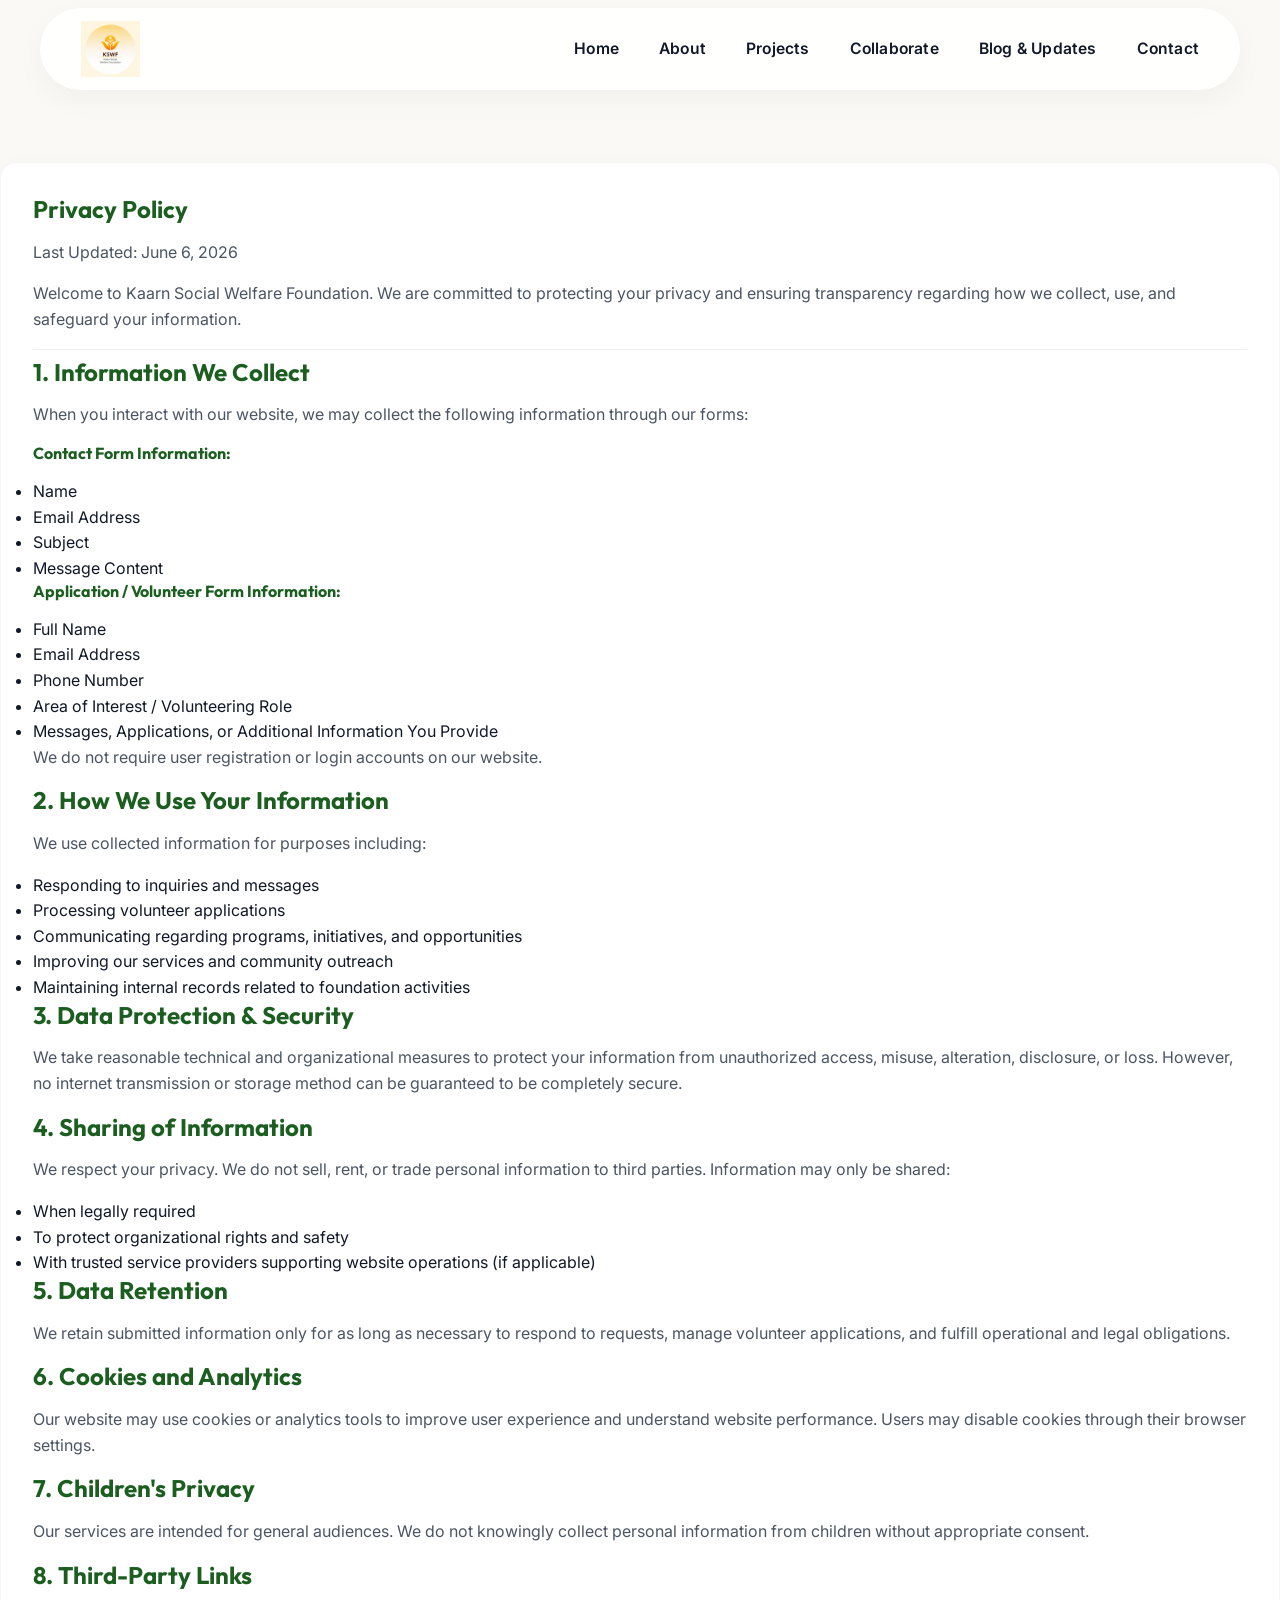
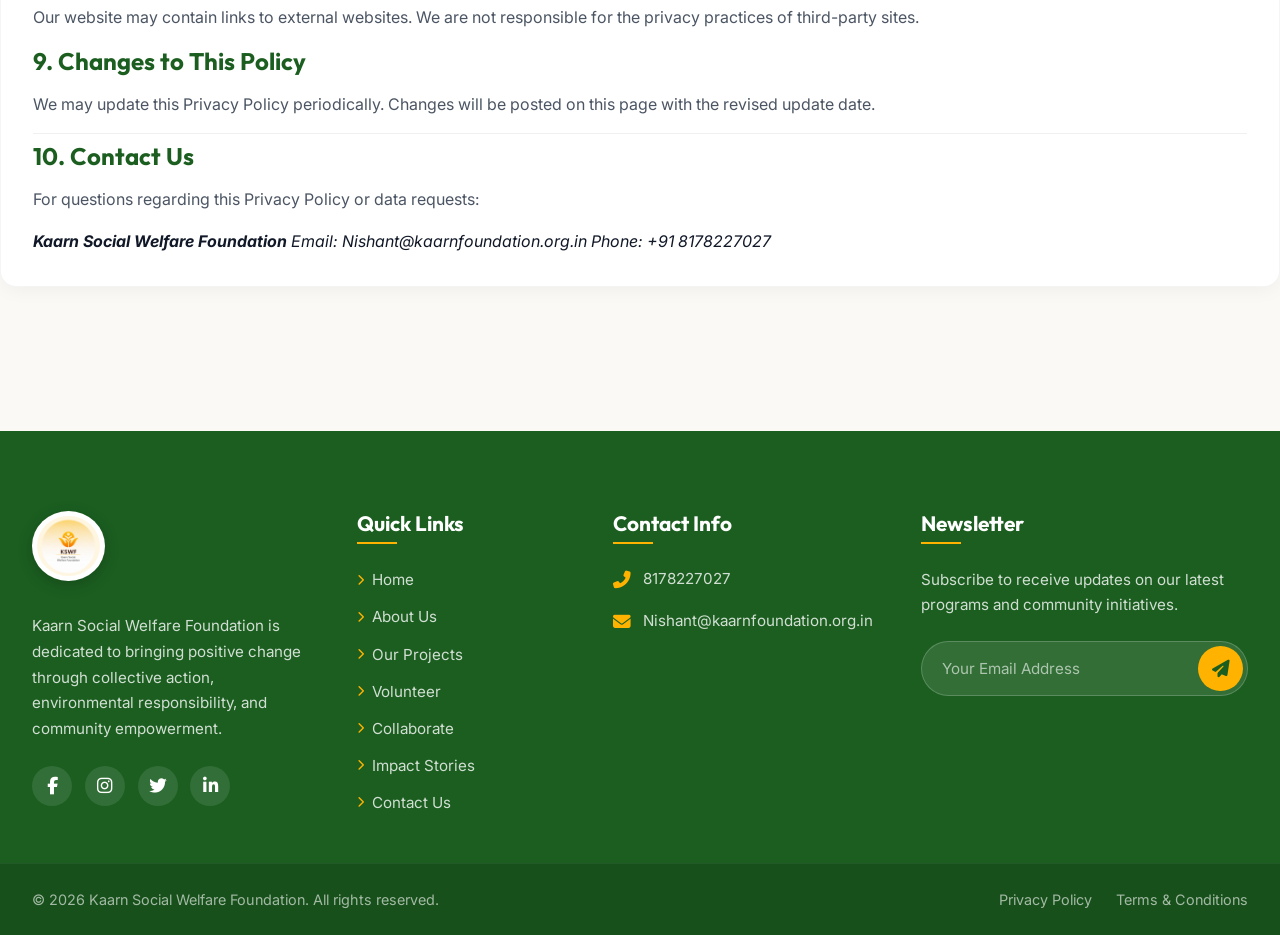
<file: privacy.html>
<!doctype html>
<html lang="en">

<head>
  <meta charset="UTF-8" />
  <meta name="viewport" content="width=device-width, initial-scale=1.0" />
  <title>Privacy Policy - Kaarn Social Welfare Foundation</title>
  <!-- Google Fonts -->
  <link rel="preconnect" href="https://fonts.googleapis.com" />
  <link rel="preconnect" href="https://fonts.gstatic.com" crossorigin />
  <link
    href="https://fonts.googleapis.com/css2?family=Inter:wght@400;500;600;700&family=Outfit:wght@400;500;600;700;800&display=swap"
    rel="stylesheet" />
  <link rel="stylesheet" href="css/style.css" />
  <!-- FontAwesome -->
  <link rel="stylesheet" href="https://cdnjs.cloudflare.com/ajax/libs/font-awesome/6.4.0/css/all.min.css" />
</head>

<body>
  <!-- Header -->
  <header class="header">
    <nav class="nav-container glass">
      <div class="logo">
        <a href="index.html">
          <img src="images/kswf-logo.png" alt="KSWF Logo" />
        </a>
      </div>
      <button class="hamburger" aria-label="Toggle navigation" aria-expanded="false">
        <span></span><span></span><span></span>
      </button>
      <div class="nav-links">
        <a href="index.html">Home</a>
        <a href="about.html">About</a>
        <a href="programs.html">Projects</a>
        <a href="collaborate.html">Collaborate</a>
        <a href="blog.html">Blog &amp; Updates</a>
        <a href="contact.html">Contact</a>
      </div>
    </nav>
  </header>

  <main>
    <!-- Privacy Policy Section -->
    <section class="section container legal-section">
      <div class="card legal-card">
        <h1 class="legal-title">Privacy Policy</h1>
        <p class="text-muted legal-date">Last Updated: June 6, 2026</p>

        <div class="privacy-content legal-content">
          <p>Welcome to Kaarn Social Welfare Foundation. We are committed to protecting your privacy and ensuring
            transparency regarding how we collect, use, and safeguard your information.</p>

          <hr style="border: 0; border-top: 1px solid rgba(0,0,0,0.06); margin: 0.5rem 0;" />

          <div>
            <h2 class="legal-subtitle">
              1. Information We Collect</h2>
            <p>When you interact with our website, we may collect the following information through our forms:</p>
            <h4 class="legal-sub-subtitle">Contact
              Form Information:</h4>
            <ul class="legal-list">
              <li>Name</li>
              <li>Email Address</li>
              <li>Subject</li>
              <li>Message Content</li>
            </ul>
            <h4 class="legal-sub-subtitle">
              Application / Volunteer Form Information:</h4>
            <ul class="legal-list">
              <li>Full Name</li>
              <li>Email Address</li>
              <li>Phone Number</li>
              <li>Area of Interest / Volunteering Role</li>
              <li>Messages, Applications, or Additional Information You Provide</li>
            </ul>
            <p class="legal-note">We do not require user registration
              or login accounts on our website.</p>
          </div>

          <div>
            <h2 class="legal-subtitle">
              2. How We Use Your Information</h2>
            <p>We use collected information for purposes including:</p>
            <ul class="legal-list">
              <li>Responding to inquiries and messages</li>
              <li>Processing volunteer applications</li>
              <li>Communicating regarding programs, initiatives, and opportunities</li>
              <li>Improving our services and community outreach</li>
              <li>Maintaining internal records related to foundation activities</li>
            </ul>
          </div>

          <div>
            <h2 class="legal-subtitle">
              3. Data Protection & Security</h2>
            <p>We take reasonable technical and organizational measures to protect your information from unauthorized
              access, misuse, alteration, disclosure, or loss. However, no internet transmission or storage method can
              be guaranteed to be completely secure.</p>
          </div>

          <div>
            <h2 class="legal-subtitle">
              4. Sharing of Information</h2>
            <p>We respect your privacy. We do not sell, rent, or trade personal information to third parties.
              Information may only be shared:</p>
            <ul class="legal-list">
              <li>When legally required</li>
              <li>To protect organizational rights and safety</li>
              <li>With trusted service providers supporting website operations (if applicable)</li>
            </ul>
          </div>

          <div>
            <h2 class="legal-subtitle">
              5. Data Retention</h2>
            <p>We retain submitted information only for as long as necessary to respond to requests, manage volunteer
              applications, and fulfill operational and legal obligations.</p>
          </div>

          <div>
            <h2 class="legal-subtitle">
              6. Cookies and Analytics</h2>
            <p>Our website may use cookies or analytics tools to improve user experience and understand website
              performance. Users may disable cookies through their browser settings.</p>
          </div>



          <div>
            <h2 class="legal-subtitle">
              7. Children's Privacy</h2>
            <p>Our services are intended for general audiences. We do not knowingly collect personal information from
              children without appropriate consent.</p>
          </div>

          <div>
            <h2 class="legal-subtitle">
              8. Third-Party Links</h2>
            <p>Our website may contain links to external websites. We are not responsible for the privacy practices of
              third-party sites.</p>
          </div>

          <div>
            <h2 class="legal-subtitle">
              9. Changes to This Policy</h2>
            <p>We may update this Privacy Policy periodically. Changes will be posted on this page with the revised
              update date.</p>
          </div>

          <hr style="border: 0; border-top: 1px solid rgba(0,0,0,0.06); margin: 0.5rem 0;" />

          <div>
            <h2 class="legal-subtitle">
              10. Contact Us</h2>
            <p>For questions regarding this Privacy Policy or data requests:</p>
            <address class="legal-address">
              <strong>Kaarn Social Welfare Foundation</strong>
              <span>Email: <a href="mailto:Nishant@kaarnfoundation.org.in" class="legal-link">Nishant@kaarnfoundation.org.in</a></span>
              <span>Phone: <a href="tel:+918178227027" class="legal-link">+91 8178227027</a></span>
            </address>
          </div>
        </div>
      </div>
    </section>
  </main>

  <!-- Footer -->
  <footer class="footer">
    <div class="container">
      <div class="footer-top-grid">
        <div class="footer-col about-col">
          <a href="index.html" style="display: inline-block;">
            <img src="images/kswf-logo.png" alt="KSWF Logo" class="footer-logo" />
          </a>
          <div class="about-col-inner">
            <p class="footer-desc">Kaarn Social Welfare Foundation is dedicated to bringing positive change through
              collective action, environmental responsibility, and community empowerment.</p>
            <div class="social-icons">
              <a href="#" aria-label="Facebook"><i class="fab fa-facebook-f"></i></a>
              <a href="https://www.instagram.com/kaarnfoundation?igsh=emFzMzZmc29jdjlz" target="_blank"
                rel="noopener noreferrer" aria-label="Instagram"><i class="fab fa-instagram"></i></a>
              <a href="#" aria-label="Twitter"><i class="fab fa-twitter"></i></a>
              <a href="#" aria-label="LinkedIn"><i class="fab fa-linkedin-in"></i></a>
            </div>
          </div>
        </div>
        <div class="footer-col links-col">
          <h4>Quick Links</h4>
          <div class="footer-links">
            <a href="index.html"><i class="fas fa-chevron-right"></i> Home</a>
            <a href="about.html"><i class="fas fa-chevron-right"></i> About Us</a>
            <a href="programs.html"><i class="fas fa-chevron-right"></i> Our Projects</a>
            <a href="get-involved.html"><i class="fas fa-chevron-right"></i> Volunteer</a>
            <a href="collaborate.html"><i class="fas fa-chevron-right"></i> Collaborate</a>
            <a href="blog.html"><i class="fas fa-chevron-right"></i> Impact Stories</a>
            <a href="contact.html"><i class="fas fa-chevron-right"></i> Contact Us</a>
          </div>
        </div>
        <div class="footer-col contact-col">
          <h4>Contact Info</h4>
          <ul class="footer-contact-info">
            <li>
              <i class="fas fa-phone-alt"></i>
              <span><a href="tel:+918178227027">8178227027</a></span>
            </li>
            <li>
              <i class="fas fa-envelope"></i>
              <span><a href="mailto:Nishant@kaarnfoundation.org.in">Nishant@kaarnfoundation.org.in</a></span>
            </li>
          </ul>
        </div>
        <div class="footer-col newsletter-col">
          <h4>Newsletter</h4>
          <p>Subscribe to receive updates on our latest programs and community initiatives.</p>
          <form class="newsletter-form" onsubmit="event.preventDefault(); alert('Subscribed!');">
            <input type="email" placeholder="Your Email Address" required />
            <button type="submit" aria-label="Subscribe"><i class="fas fa-paper-plane"></i></button>
          </form>
        </div>
      </div>
    </div>
    <div class="footer-bottom-bar">
      <div class="container footer-bottom-flex">
        <p class="copyright">&copy; 2026 Kaarn Social Welfare Foundation. All rights reserved.</p>
        <div class="legal-links">
          <a href="privacy.html">Privacy Policy</a>
          <a href="terms.html">Terms &amp; Conditions</a>
        </div>
      </div>
    </div>
  </footer>
  <script src="js/main.js"></script>
</body>

</html>
</file>
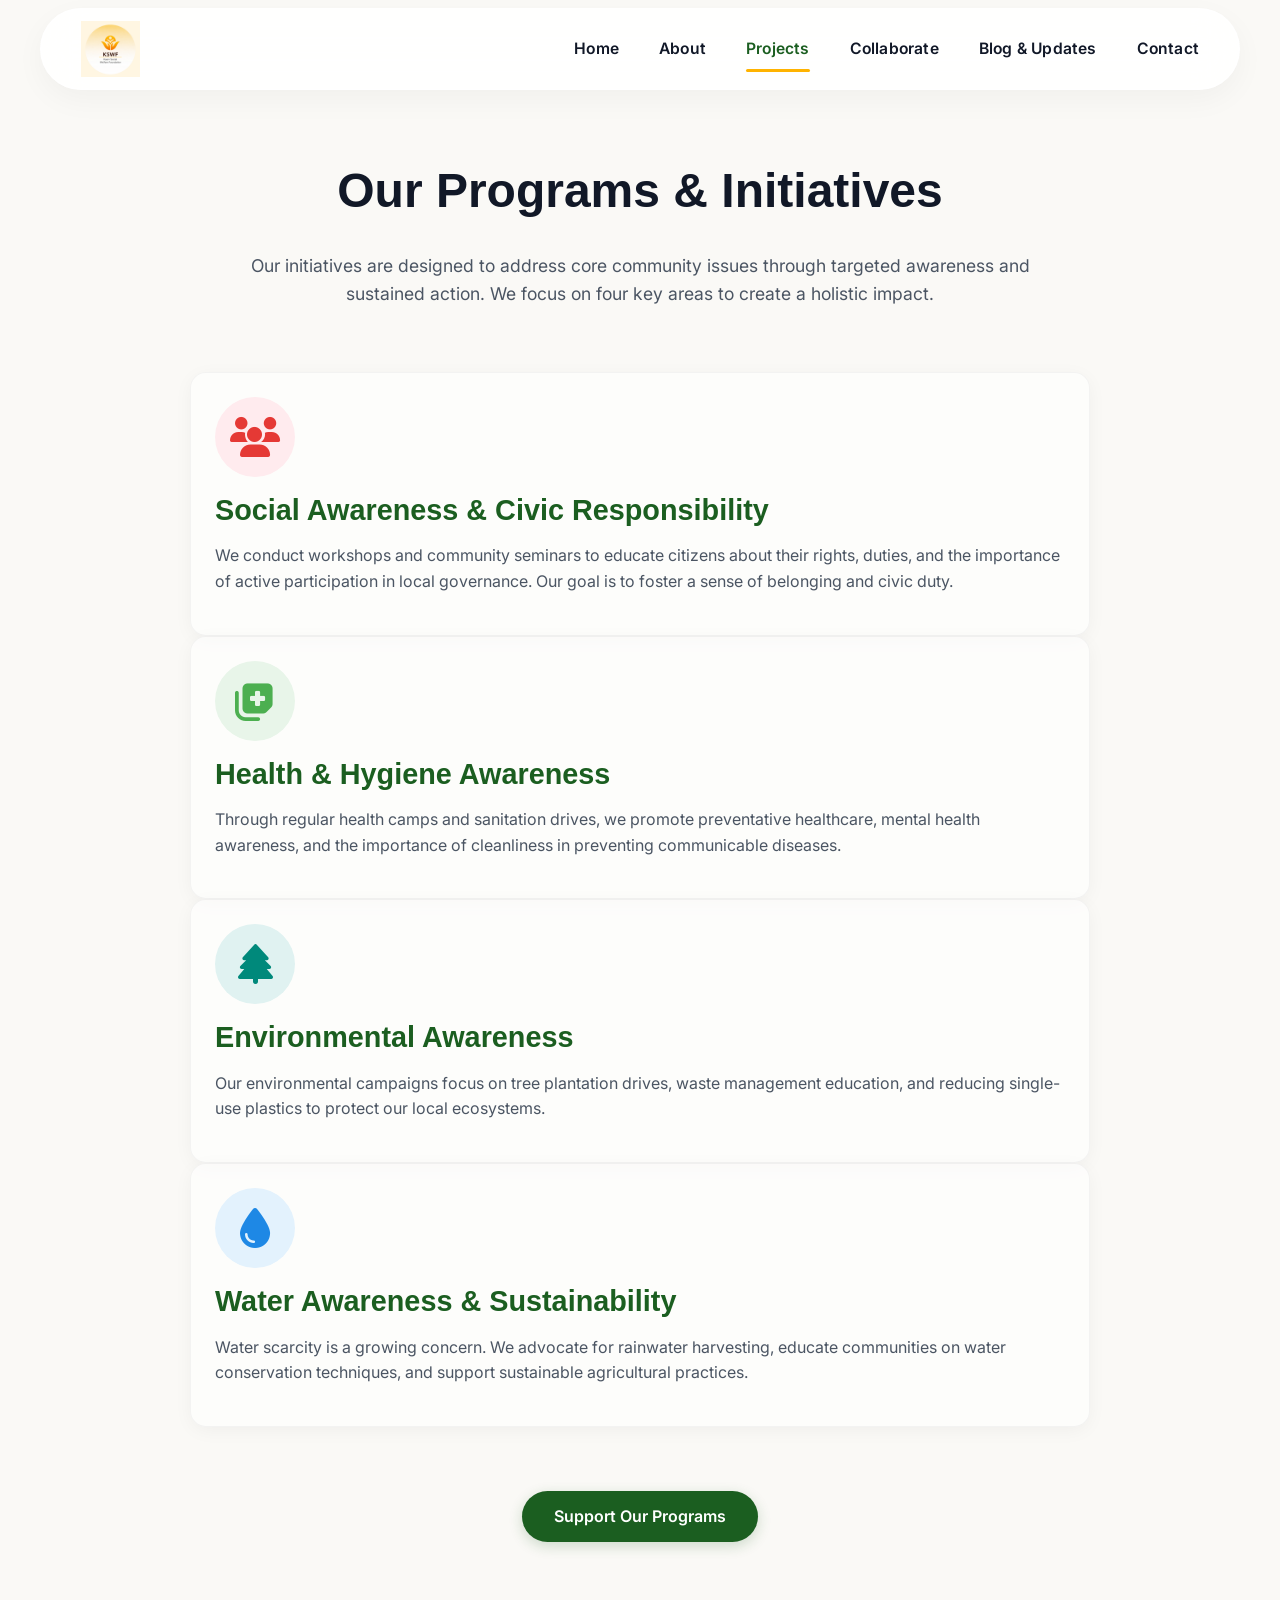
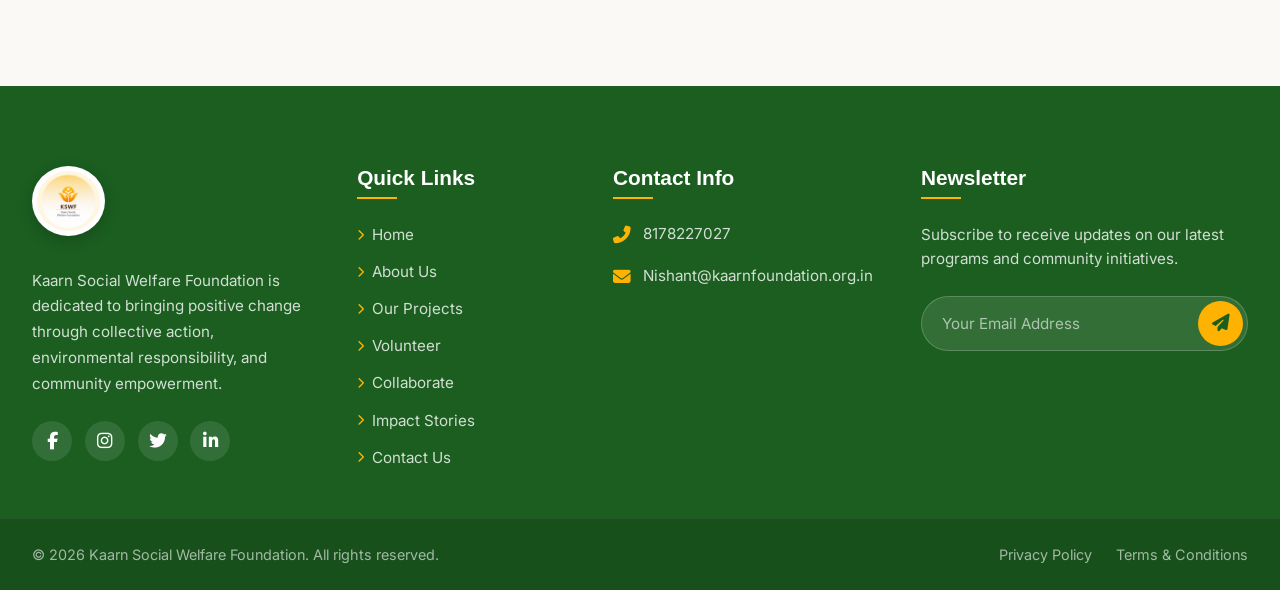
<file: programs.html>
<!doctype html>
<html lang="en">
  <head>
    <meta charset="UTF-8" />
    <meta name="viewport" content="width=device-width, initial-scale=1.0" />
    <title>Our Projects - Kaarn Social Welfare Foundation</title>
    <link rel="preconnect" href="https://fonts.googleapis.com" />
    <link rel="preconnect" href="https://fonts.gstatic.com" crossorigin />
    <link
      href="https://fonts.googleapis.com/css2?family=Inter:wght@400;600;700&family=Lora:ital,wght@0,400;0,700;1,600&display=swap"
      rel="stylesheet"
    />
    <link rel="stylesheet" href="css/style.css" />
    <link
      rel="stylesheet"
      href="https://cdnjs.cloudflare.com/ajax/libs/font-awesome/6.4.0/css/all.min.css"
    />
  </head>
  <body>
    <header class="header">
      <nav class="nav-container">
        <div class="logo">
          <a href="index.html" class="flex items-center"
            ><img src="images/kswf-logo.png" alt="KSWF Logo"
          /></a>
        </div>
        <button class="hamburger" aria-label="Toggle navigation" aria-expanded="false">
          <span></span><span></span><span></span>
        </button>
        <div class="nav-links">
          <a href="index.html">Home</a>
          <a href="about.html">About</a>
          <a href="programs.html" class="active">Projects</a>
          <a href="collaborate.html">Collaborate</a>
          <a href="blog.html">Blog & Updates</a>
          <a href="contact.html">Contact</a>
        </div>
      </nav>
    </header>

    <main>
      <section class="section container">
        <h1
          class="text-center mb-2"
          style="font-size: 3rem; color: var(--button-bg)"
        >
          Our Programs & Initiatives
        </h1>

        <p
          class="text-center font-sans text-muted mb-4"
          style="
            font-size: 1.1rem;
            max-width: 800px;
            margin-left: auto;
            margin-right: auto;
          "
        >
          Our initiatives are designed to address core community issues through
          targeted awareness and sustained action. We focus on four key areas to
          create a holistic impact.
        </p>

        <div class="flex-column gap-3" style="max-width: 900px; margin: 0 auto">
          <!-- Project 1 -->
          <div class="card card-light flex items-center gap-2 flex-wrap">
            <div class="flex-1" style="min-width: 300px">
              <div
                style="
                  background-color: #ffebee;
                  border-radius: 50%;
                  width: 80px;
                  height: 80px;
                  display: flex;
                  align-items: center;
                  justify-content: center;
                  margin-bottom: 1rem;
                "
              >
                <i
                  class="fas fa-users"
                  style="font-size: 2.5rem; color: #e53935"
                ></i>
              </div>
              <h3 style="font-size: 1.8rem">
                Social Awareness & Civic Responsibility
              </h3>
              <p class="font-sans text-muted mt-1" style="line-height: 1.6">
                We conduct workshops and community seminars to educate citizens
                about their rights, duties, and the importance of active
                participation in local governance. Our goal is to foster a sense
                of belonging and civic duty.
              </p>
            </div>
          </div>

          <!-- Project 2 -->
          <div class="card card-light flex items-center gap-2 flex-wrap">
            <div class="flex-1" style="min-width: 300px">
              <div
                style="
                  background-color: #e8f5e9;
                  border-radius: 50%;
                  width: 80px;
                  height: 80px;
                  display: flex;
                  align-items: center;
                  justify-content: center;
                  margin-bottom: 1rem;
                "
              >
                <i
                  class="fas fa-notes-medical"
                  style="font-size: 2.5rem; color: #4caf50"
                ></i>
              </div>
              <h3 style="font-size: 1.8rem">Health & Hygiene Awareness</h3>
              <p class="font-sans text-muted mt-1" style="line-height: 1.6">
                Through regular health camps and sanitation drives, we promote
                preventative healthcare, mental health awareness, and the
                importance of cleanliness in preventing communicable diseases.
              </p>
            </div>
          </div>

          <!-- Project 3 -->
          <div class="card card-light flex items-center gap-2 flex-wrap">
            <div class="flex-1" style="min-width: 300px">
              <div
                style="
                  background-color: #e0f2f1;
                  border-radius: 50%;
                  width: 80px;
                  height: 80px;
                  display: flex;
                  align-items: center;
                  justify-content: center;
                  margin-bottom: 1rem;
                "
              >
                <i
                  class="fas fa-tree"
                  style="font-size: 2.5rem; color: #00897b"
                ></i>
              </div>
              <h3 style="font-size: 1.8rem">Environmental Awareness</h3>
              <p class="font-sans text-muted mt-1" style="line-height: 1.6">
                Our environmental campaigns focus on tree plantation drives,
                waste management education, and reducing single-use plastics to
                protect our local ecosystems.
              </p>
            </div>
          </div>

          <!-- Project 4 -->
          <div class="card card-light flex items-center gap-2 flex-wrap">
            <div class="flex-1" style="min-width: 300px">
              <div
                style="
                  background-color: #e3f2fd;
                  border-radius: 50%;
                  width: 80px;
                  height: 80px;
                  display: flex;
                  align-items: center;
                  justify-content: center;
                  margin-bottom: 1rem;
                "
              >
                <i
                  class="fas fa-tint"
                  style="font-size: 2.5rem; color: #1e88e5"
                ></i>
              </div>
              <h3 style="font-size: 1.8rem">
                Water Awareness & Sustainability
              </h3>
              <p class="font-sans text-muted mt-1" style="line-height: 1.6">
                Water scarcity is a growing concern. We advocate for rainwater
                harvesting, educate communities on water conservation
                techniques, and support sustainable agricultural practices.
              </p>
            </div>
          </div>
        </div>

        <div class="text-center" style="margin-top: 4rem">
          <a href="get-involved.html" class="btn">Support Our Programs</a>
        </div>
      </section>
    </main>

      <footer class="footer">
    <div class="container">
      <div class="footer-top-grid">
        <div class="footer-col about-col">
          <a href="index.html" style="display: inline-block;">
            <img src="images/kswf-logo.png" alt="KSWF Logo" class="footer-logo" />
          </a>
          <div class="about-col-inner">
            <p class="footer-desc">Kaarn Social Welfare Foundation is dedicated to bringing positive change through collective action, environmental responsibility, and community empowerment.</p>
            <div class="social-icons">
              <a href="#" aria-label="Facebook"><i class="fab fa-facebook-f"></i></a>
              <a href="https://www.instagram.com/kaarnfoundation?igsh=emFzMzZmc29jdjlz" target="_blank" rel="noopener noreferrer" aria-label="Instagram"><i class="fab fa-instagram"></i></a>
              <a href="#" aria-label="Twitter"><i class="fab fa-twitter"></i></a>
              <a href="#" aria-label="LinkedIn"><i class="fab fa-linkedin-in"></i></a>
            </div>
          </div>
        </div>
        <div class="footer-col links-col">
          <h4>Quick Links</h4>
          <div class="footer-links">
            <a href="index.html"><i class="fas fa-chevron-right"></i> Home</a>
            <a href="about.html"><i class="fas fa-chevron-right"></i> About Us</a>
            <a href="programs.html"><i class="fas fa-chevron-right"></i> Our Projects</a>
            <a href="get-involved.html"><i class="fas fa-chevron-right"></i> Volunteer</a>
            <a href="collaborate.html"><i class="fas fa-chevron-right"></i> Collaborate</a>
            <a href="blog.html"><i class="fas fa-chevron-right"></i> Impact Stories</a>
            <a href="contact.html"><i class="fas fa-chevron-right"></i> Contact Us</a>
          </div>
        </div>
        <div class="footer-col contact-col">
          <h4>Contact Info</h4>
          <ul class="footer-contact-info">
            <li>
              <i class="fas fa-phone-alt"></i>
              <span><a href="tel:+918178227027">8178227027</a></span>
            </li>
            <li>
              <i class="fas fa-envelope"></i>
              <span><a href="mailto:Nishant@kaarnfoundation.org.in">Nishant@kaarnfoundation.org.in</a></span>
            </li>
          </ul>
        </div>
        <div class="footer-col newsletter-col">
          <h4>Newsletter</h4>
          <p>Subscribe to receive updates on our latest programs and community initiatives.</p>
          <form class="newsletter-form" onsubmit="event.preventDefault(); alert('Subscribed!');">
            <input type="email" placeholder="Your Email Address" required />
            <button type="submit" aria-label="Subscribe"><i class="fas fa-paper-plane"></i></button>
          </form>
        </div>
      </div>
    </div>
    <div class="footer-bottom-bar">
      <div class="container footer-bottom-flex">
        <p class="copyright">&copy; 2026 Kaarn Social Welfare Foundation. All rights reserved.</p>
        <div class="legal-links">
          <a href="privacy.html">Privacy Policy</a>
          <a href="terms.html">Terms &amp; Conditions</a>
        </div>
      </div>
    </div>
  </footer>
    <script src="js/main.js"></script>
  </body>
</html>
</file>
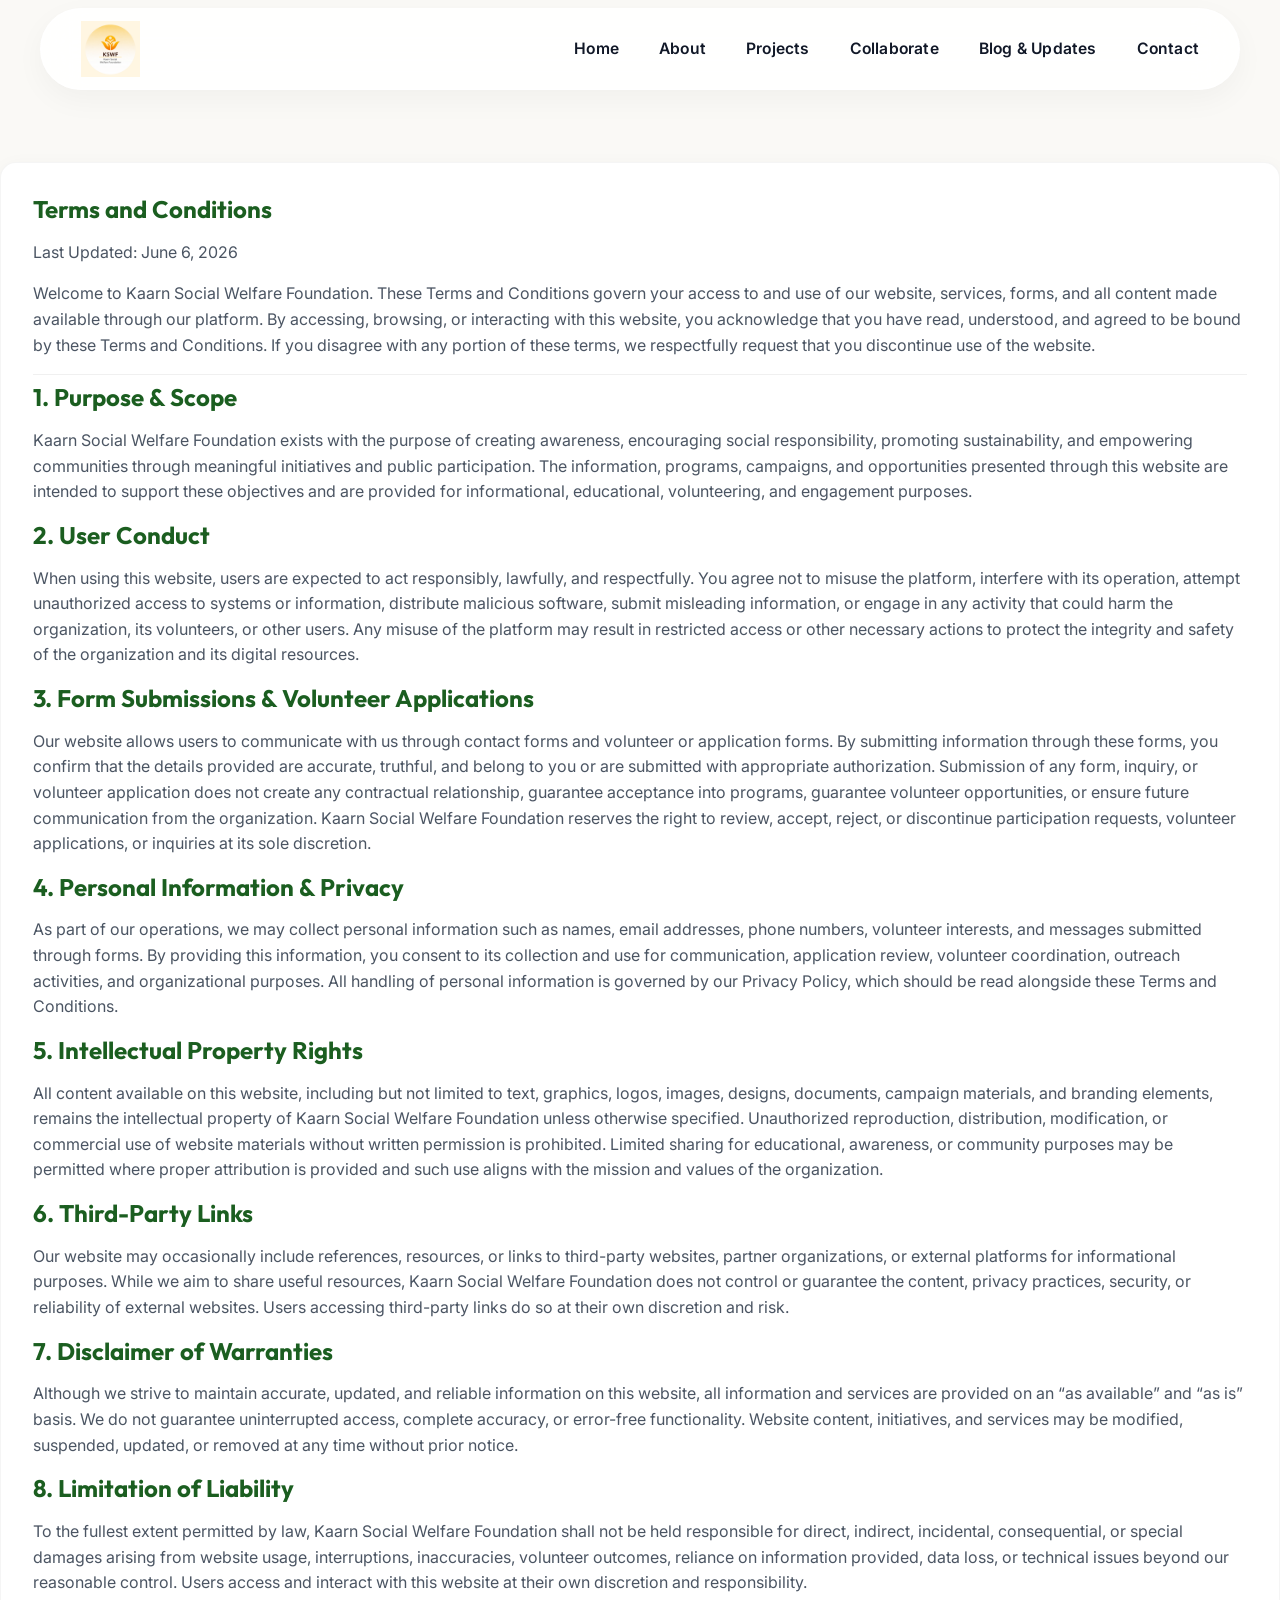
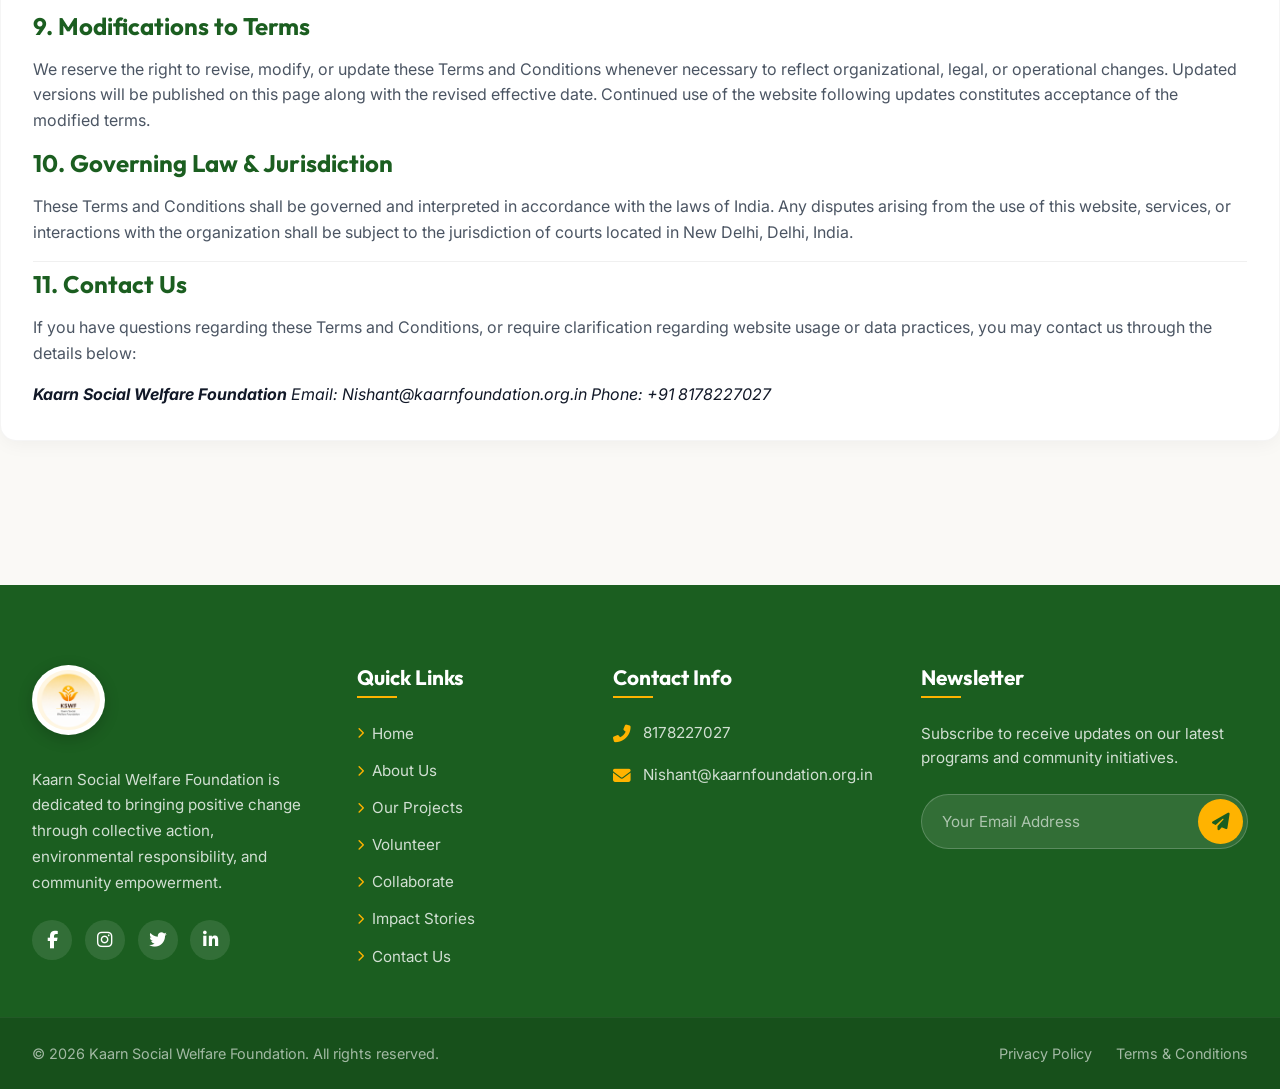
<file: terms.html>
<!doctype html>
<html lang="en">
  <head>
    <meta charset="UTF-8" />
    <meta name="viewport" content="width=device-width, initial-scale=1.0" />
    <title>Terms and Conditions - Kaarn Social Welfare Foundation</title>
    <!-- Google Fonts -->
    <link rel="preconnect" href="https://fonts.googleapis.com" />
    <link rel="preconnect" href="https://fonts.gstatic.com" crossorigin />
    <link
      href="https://fonts.googleapis.com/css2?family=Inter:wght@400;500;600;700&family=Outfit:wght@400;500;600;700;800&display=swap"
      rel="stylesheet"
    />
    <link rel="stylesheet" href="css/style.css" />
    <!-- FontAwesome -->
    <link rel="stylesheet" href="https://cdnjs.cloudflare.com/ajax/libs/font-awesome/6.4.0/css/all.min.css" />
  </head>
  <body>
    <!-- Header -->
    <header class="header">
      <nav class="nav-container glass">
        <div class="logo">
          <a href="index.html">
            <img src="images/kswf-logo.png" alt="KSWF Logo" />
          </a>
        </div>
        <button class="hamburger" aria-label="Toggle navigation" aria-expanded="false">
          <span></span><span></span><span></span>
        </button>
        <div class="nav-links">
          <a href="index.html">Home</a>
          <a href="about.html">About</a>
          <a href="programs.html">Projects</a>
          <a href="collaborate.html">Collaborate</a>
          <a href="blog.html">Blog &amp; Updates</a>
          <a href="contact.html">Contact</a>
        </div>
      </nav>
    </header>

    <main>
      <!-- Terms and Conditions Section -->
      <section class="section container legal-section">
        <div class="card legal-card">
          <h1 class="legal-title">Terms and Conditions</h1>
          <p class="text-muted legal-date">Last Updated: June 6, 2026</p>
          
          <div class="terms-content legal-content">
            <p>Welcome to Kaarn Social Welfare Foundation. These Terms and Conditions govern your access to and use of our website, services, forms, and all content made available through our platform. By accessing, browsing, or interacting with this website, you acknowledge that you have read, understood, and agreed to be bound by these Terms and Conditions. If you disagree with any portion of these terms, we respectfully request that you discontinue use of the website.</p>
            
            <hr style="border: 0; border-top: 1px solid rgba(0,0,0,0.06); margin: 0.5rem 0;" />

            <div>
              <h2 class="legal-subtitle">1. Purpose & Scope</h2>
              <p>Kaarn Social Welfare Foundation exists with the purpose of creating awareness, encouraging social responsibility, promoting sustainability, and empowering communities through meaningful initiatives and public participation. The information, programs, campaigns, and opportunities presented through this website are intended to support these objectives and are provided for informational, educational, volunteering, and engagement purposes.</p>
            </div>
            
            <div>
              <h2 class="legal-subtitle">2. User Conduct</h2>
              <p>When using this website, users are expected to act responsibly, lawfully, and respectfully. You agree not to misuse the platform, interfere with its operation, attempt unauthorized access to systems or information, distribute malicious software, submit misleading information, or engage in any activity that could harm the organization, its volunteers, or other users. Any misuse of the platform may result in restricted access or other necessary actions to protect the integrity and safety of the organization and its digital resources.</p>
            </div>
            
            <div>
              <h2 class="legal-subtitle">3. Form Submissions & Volunteer Applications</h2>
              <p>Our website allows users to communicate with us through contact forms and volunteer or application forms. By submitting information through these forms, you confirm that the details provided are accurate, truthful, and belong to you or are submitted with appropriate authorization. Submission of any form, inquiry, or volunteer application does not create any contractual relationship, guarantee acceptance into programs, guarantee volunteer opportunities, or ensure future communication from the organization. Kaarn Social Welfare Foundation reserves the right to review, accept, reject, or discontinue participation requests, volunteer applications, or inquiries at its sole discretion.</p>
            </div>
            
            <div>
              <h2 class="legal-subtitle">4. Personal Information & Privacy</h2>
              <p>As part of our operations, we may collect personal information such as names, email addresses, phone numbers, volunteer interests, and messages submitted through forms. By providing this information, you consent to its collection and use for communication, application review, volunteer coordination, outreach activities, and organizational purposes. All handling of personal information is governed by our Privacy Policy, which should be read alongside these Terms and Conditions.</p>
            </div>
            
            <div>
              <h2 class="legal-subtitle">5. Intellectual Property Rights</h2>
              <p>All content available on this website, including but not limited to text, graphics, logos, images, designs, documents, campaign materials, and branding elements, remains the intellectual property of Kaarn Social Welfare Foundation unless otherwise specified. Unauthorized reproduction, distribution, modification, or commercial use of website materials without written permission is prohibited. Limited sharing for educational, awareness, or community purposes may be permitted where proper attribution is provided and such use aligns with the mission and values of the organization.</p>
            </div>
            
            <div>
              <h2 class="legal-subtitle">6. Third-Party Links</h2>
              <p>Our website may occasionally include references, resources, or links to third-party websites, partner organizations, or external platforms for informational purposes. While we aim to share useful resources, Kaarn Social Welfare Foundation does not control or guarantee the content, privacy practices, security, or reliability of external websites. Users accessing third-party links do so at their own discretion and risk.</p>
            </div>
            
            <div>
              <h2 class="legal-subtitle">7. Disclaimer of Warranties</h2>
              <p>Although we strive to maintain accurate, updated, and reliable information on this website, all information and services are provided on an “as available” and “as is” basis. We do not guarantee uninterrupted access, complete accuracy, or error-free functionality. Website content, initiatives, and services may be modified, suspended, updated, or removed at any time without prior notice.</p>
            </div>
            
            <div>
              <h2 class="legal-subtitle">8. Limitation of Liability</h2>
              <p>To the fullest extent permitted by law, Kaarn Social Welfare Foundation shall not be held responsible for direct, indirect, incidental, consequential, or special damages arising from website usage, interruptions, inaccuracies, volunteer outcomes, reliance on information provided, data loss, or technical issues beyond our reasonable control. Users access and interact with this website at their own discretion and responsibility.</p>
            </div>
            
            <div>
              <h2 class="legal-subtitle">9. Modifications to Terms</h2>
              <p>We reserve the right to revise, modify, or update these Terms and Conditions whenever necessary to reflect organizational, legal, or operational changes. Updated versions will be published on this page along with the revised effective date. Continued use of the website following updates constitutes acceptance of the modified terms.</p>
            </div>
            
            <div>
              <h2 class="legal-subtitle">10. Governing Law & Jurisdiction</h2>
              <p>These Terms and Conditions shall be governed and interpreted in accordance with the laws of India. Any disputes arising from the use of this website, services, or interactions with the organization shall be subject to the jurisdiction of courts located in New Delhi, Delhi, India.</p>
            </div>
            
            <hr style="border: 0; border-top: 1px solid rgba(0,0,0,0.06); margin: 0.5rem 0;" />

            <div>
              <h2 class="legal-subtitle">11. Contact Us</h2>
              <p>If you have questions regarding these Terms and Conditions, or require clarification regarding website usage or data practices, you may contact us through the details below:</p>
              <address class="legal-address">
                <strong>Kaarn Social Welfare Foundation</strong>
                <span>Email: <a href="mailto:Nishant@kaarnfoundation.org.in" class="legal-link">Nishant@kaarnfoundation.org.in</a></span>
                <span>Phone: <a href="tel:+918178227027" class="legal-link">+91 8178227027</a></span>
              </address>
            </div>
          </div>
        </div>
      </section>
    </main>

    <!-- Footer -->
    <footer class="footer">
      <div class="container">
        <div class="footer-top-grid">
          <div class="footer-col about-col">
            <a href="index.html" style="display: inline-block;">
              <img src="images/kswf-logo.png" alt="KSWF Logo" class="footer-logo" />
            </a>
            <div class="about-col-inner">
              <p class="footer-desc">Kaarn Social Welfare Foundation is dedicated to bringing positive change through collective action, environmental responsibility, and community empowerment.</p>
              <div class="social-icons">
                <a href="#" aria-label="Facebook"><i class="fab fa-facebook-f"></i></a>
                <a href="https://www.instagram.com/kaarnfoundation?igsh=emFzMzZmc29jdjlz" target="_blank" rel="noopener noreferrer" aria-label="Instagram"><i class="fab fa-instagram"></i></a>
                <a href="#" aria-label="Twitter"><i class="fab fa-twitter"></i></a>
                <a href="#" aria-label="LinkedIn"><i class="fab fa-linkedin-in"></i></a>
              </div>
            </div>
          </div>
          <div class="footer-col links-col">
            <h4>Quick Links</h4>
            <div class="footer-links">
              <a href="index.html"><i class="fas fa-chevron-right"></i> Home</a>
              <a href="about.html"><i class="fas fa-chevron-right"></i> About Us</a>
              <a href="programs.html"><i class="fas fa-chevron-right"></i> Our Projects</a>
              <a href="get-involved.html"><i class="fas fa-chevron-right"></i> Volunteer</a>
              <a href="collaborate.html"><i class="fas fa-chevron-right"></i> Collaborate</a>
              <a href="blog.html"><i class="fas fa-chevron-right"></i> Impact Stories</a>
              <a href="contact.html"><i class="fas fa-chevron-right"></i> Contact Us</a>
            </div>
          </div>
          <div class="footer-col contact-col">
            <h4>Contact Info</h4>
            <ul class="footer-contact-info">
              <li>
                <i class="fas fa-phone-alt"></i>
                <span><a href="tel:+918178227027">8178227027</a></span>
              </li>
              <li>
                <i class="fas fa-envelope"></i>
                <span><a href="mailto:Nishant@kaarnfoundation.org.in">Nishant@kaarnfoundation.org.in</a></span>
              </li>
            </ul>
          </div>
          <div class="footer-col newsletter-col">
            <h4>Newsletter</h4>
            <p>Subscribe to receive updates on our latest programs and community initiatives.</p>
            <form class="newsletter-form" onsubmit="event.preventDefault(); alert('Subscribed!');">
              <input type="email" placeholder="Your Email Address" required />
              <button type="submit" aria-label="Subscribe"><i class="fas fa-paper-plane"></i></button>
            </form>
          </div>
        </div>
      </div>
      <div class="footer-bottom-bar">
        <div class="container footer-bottom-flex">
          <p class="copyright">&copy; 2026 Kaarn Social Welfare Foundation. All rights reserved.</p>
          <div class="legal-links">
            <a href="privacy.html">Privacy Policy</a>
            <a href="terms.html">Terms &amp; Conditions</a>
          </div>
        </div>
      </div>
    </footer>
    <script src="js/main.js"></script>
  </body>
</html>
</file>
<file: css/style.css>
:root {
  --bg-color: #faf9f6; /* Cream/off-white */
  --text-primary: #111827; /* Dark text */
  --text-muted: #4b5563; /* Muted text */
  --primary-color: #1b5e20; /* Dark green */
  --primary-hover: #2e7d32; 
  --accent-color: #ffb300; /* Soft yellow/gold */
  --accent-hover: #ffcc00;
  
  --card-bg: rgba(255, 255, 255, 0.7);
  --glass-border: rgba(255, 255, 255, 0.4);
  --glass-shadow: 0 8px 32px 0 rgba(31, 38, 135, 0.07);
  
  --shadow-soft: 0 4px 20px -2px rgba(0, 0, 0, 0.05);
  --shadow-hover: 0 10px 30px -5px rgba(0, 0, 0, 0.1);
  
  --font-sans: 'Inter', sans-serif;
  --font-heading: 'Outfit', sans-serif;
  
  --radius-sm: 8px;
  --radius-md: 16px;
  --radius-lg: 24px;
  --radius-full: 9999px;
  
  --transition: all 0.3s cubic-bezier(0.4, 0, 0.2, 1);
}

* {
  margin: 0;
  padding: 0;
  box-sizing: border-box;
}

html {
  scroll-behavior: smooth;
}

body {
  font-family: var(--font-sans);
  background-color: var(--bg-color);
  color: var(--text-primary);
  line-height: 1.6;
  -webkit-font-smoothing: antialiased;
}

/* Global Content Offsets & Anchor Link Padding */
main {
  padding-top: 1rem;
  display: block;
}

section {
  scroll-margin-top: 130px; /* Offset anchor link scroll destination so header doesn't cover headings */
}


/* Typography */
h1, h2, h3, h4, h5, h6 {
  font-family: var(--font-heading);
  font-weight: 700;
  margin-bottom: 1rem;
  color: var(--primary-color);
  line-height: 1.2;
}

p {
  margin-bottom: 1rem;
  color: var(--text-muted);
}

a {
  text-decoration: none;
  color: inherit;
  transition: var(--transition);
}

/* Utilities */
.container {
  max-width: 1280px;
  margin: 0 auto;
  padding: 0 2rem;
}

.text-center { text-align: center; }
.mb-1 { margin-bottom: 1rem; }
.mb-2 { margin-bottom: 2rem; }
.mb-3 { margin-bottom: 3rem; }
.mb-4 { margin-bottom: 4rem; }
.mt-2 { margin-top: 2rem; }
.w-full { width: 100%; }

.flex { display: flex; }
.items-center { align-items: center; }
.justify-between { justify-content: space-between; }
.justify-center { justify-content: center; }
.flex-column { flex-direction: column; }
.flex-wrap { flex-wrap: wrap; }
.flex-1 { flex: 1 1 0%; }
.gap-1 { gap: 1rem; }
.gap-2 { gap: 2rem; }
.gap-3 { gap: 3rem; }

/* Glassmorphism */
.glass {
  background: var(--card-bg);
  backdrop-filter: blur(12px);
  -webkit-backdrop-filter: blur(12px);
  border: 1px solid var(--glass-border);
  box-shadow: var(--glass-shadow);
}

/* Buttons */
.btn {
  display: inline-flex;
  align-items: center;
  justify-content: center;
  background-color: var(--primary-color);
  color: white;
  padding: 0.8rem 2rem;
  border-radius: var(--radius-full);
  font-family: var(--font-sans);
  font-weight: 600;
  border: none;
  cursor: pointer;
  transition: var(--transition);
  box-shadow: 0 4px 14px rgba(27, 94, 32, 0.2);
}

.btn:hover {
  background-color: var(--primary-hover);
  transform: scale(1.02) translateY(-2px);
  box-shadow: 0 6px 20px rgba(27, 94, 32, 0.3);
  color: white;
}

.btn-accent {
  background-color: var(--accent-color);
  color: var(--text-primary);
  box-shadow: 0 4px 14px rgba(255, 179, 0, 0.3);
}

.btn-accent:hover {
  background-color: var(--accent-hover);
  color: var(--text-primary);
  box-shadow: 0 6px 20px rgba(255, 179, 0, 0.4);
}

/* Animations */
@keyframes fadeInUp {
  from { opacity: 0; transform: translateY(30px); }
  to { opacity: 1; transform: translateY(0); }
}

.fade-in-up {
  animation: fadeInUp 0.8s cubic-bezier(0.4, 0, 0.2, 1) forwards;
}

/* Navigation */
.header {
  position: sticky;
  top: 0.5rem;
  z-index: 1000;
  padding: 0 1.5rem;
}

.nav-container {
  display: flex;
  justify-content: space-between;
  align-items: center;
  max-width: 1200px;
  margin: 0 auto;
  padding: 0.6rem 2.5rem;
  border-radius: var(--radius-full);
  background: rgba(255, 255, 255, 0.9);
  backdrop-filter: blur(20px);
  -webkit-backdrop-filter: blur(20px);
  border: 1px solid var(--glass-border);
  box-shadow: 0 10px 30px rgba(0, 0, 0, 0.04);
  min-height: 82px;
}

.logo {
  display: flex;
  align-items: center;
}

.logo a {
  display: flex;
  align-items: center;
  justify-content: center;
  text-decoration: none;
}

.logo img {
  max-height: 56px;
  width: auto;
  object-fit: contain;
  transition: transform 0.3s cubic-bezier(0.4, 0, 0.2, 1);
  border: none;
  background: transparent;
}

.logo img:hover {
  transform: scale(1.05); /* Gentle scale on hover instead of wild rotation */
}

.nav-links {
  display: flex;
  align-items: center;
  gap: 2.5rem;
}

.nav-links a {
  font-family: var(--font-sans);
  font-size: 0.98rem;
  font-weight: 600;
  color: var(--text-primary);
  position: relative;
  display: flex;
  align-items: center;
  padding: 0.5rem 0;
  letter-spacing: 0.2px;
  transition: var(--transition);
}

.nav-links a::after {
  content: '';
  position: absolute;
  width: 0;
  height: 3px;
  bottom: -2px;
  left: 0;
  border-radius: var(--radius-full);
  background-color: var(--accent-color);
  transition: width 0.3s cubic-bezier(0.4, 0, 0.2, 1);
}

.nav-links a:hover::after, .nav-links a.active::after {
  width: 100%;
}

.nav-links a:hover, .nav-links a.active {
  color: var(--primary-color);
}


/* Hero Section */
.hero-section {
  padding: 2.5rem 0 3rem;
  position: relative;
  overflow: hidden;
}

.hero-grid {
  display: grid;
  grid-template-columns: 1fr 1fr;
  gap: 4rem;
  align-items: center;
}

.hero-content h1 {
  font-size: 3.5rem;
  line-height: 1.1;
  margin-bottom: 1.5rem;
  color: var(--primary-color);
}

.hero-content p {
  font-size: 1.25rem;
  margin-bottom: 2rem;
  max-width: 500px;
}

.hero-image-wrapper {
  position: relative;
  border-radius: var(--radius-lg);
  overflow: hidden;
  box-shadow: var(--shadow-hover);
  height: 500px;
}

.hero-image-wrapper img {
  width: 100%;
  height: 100%;
  object-fit: cover;
  transition: transform 0.7s ease;
}

.hero-image-wrapper:hover img {
  transform: scale(1.03);
}

.hero-blob {
  position: absolute;
  top: -50px;
  right: -50px;
  width: 300px;
  height: 300px;
  background: var(--accent-color);
  filter: blur(80px);
  opacity: 0.3;
  border-radius: 50%;
  z-index: -1;
}

/* Core Programs Grid */
.programs-grid {
  display: grid;
  grid-template-columns: repeat(auto-fit, minmax(280px, 1fr));
  gap: 2rem;
}

.program-card {
  background: white;
  border-radius: var(--radius-md);
  padding: 2.5rem 2rem;
  text-align: center;
  transition: var(--transition);
  border: 1px solid rgba(0,0,0,0.03);
  box-shadow: var(--shadow-soft);
  position: relative;
  overflow: hidden;
}

.program-card::before {
  content: '';
  position: absolute;
  top: 0;
  left: 0;
  width: 100%;
  height: 4px;
  background: var(--accent-color);
  transform: scaleX(0);
  transition: transform 0.3s ease;
  transform-origin: left;
}

.program-card:hover {
  transform: translateY(-8px);
  box-shadow: var(--shadow-hover);
}

.program-card:hover::before {
  transform: scaleX(1);
}

.program-icon {
  width: 70px;
  height: 70px;
  border-radius: 50%;
  background: rgba(27, 94, 32, 0.05);
  display: flex;
  align-items: center;
  justify-content: center;
  font-size: 2rem;
  color: var(--primary-color);
  margin: 0 auto 1.5rem;
  transition: var(--transition);
}

.program-card:hover .program-icon {
  background: var(--primary-color) !important;
  color: white !important;
  transform: rotate(5deg) scale(1.1);
}

.program-card h3 {
  font-size: 1.4rem;
  margin-bottom: 1rem;
}

/* Impact Statistics Banner */
.stats-banner {
  background: linear-gradient(135deg, var(--primary-color), var(--primary-hover));
  padding: 5rem 0;
  color: white;
  position: relative;
  overflow: hidden;
  border-radius: var(--radius-lg);
  margin: 4rem 2rem;
}

.stats-grid {
  display: grid;
  grid-template-columns: repeat(3, 1fr);
  gap: 2rem;
  text-align: center;
  position: relative;
  z-index: 2;
}

.stat-number {
  font-family: var(--font-heading);
  font-size: 4rem;
  font-weight: 700;
  color: var(--accent-color);
  line-height: 1;
  margin-bottom: 0.5rem;
  text-shadow: 0 4px 10px rgba(0,0,0,0.2);
}

.stat-label {
  font-size: 1.2rem;
  font-weight: 600;
  opacity: 0.9;
}

/* =========================================
   Core Values Section
   ========================================= */
.core-values-grid {
  display: grid;
  grid-template-columns: repeat(4, 1fr);
  gap: 2rem;
  margin-top: 2rem;
}

@media (max-width: 1024px) {
  .core-values-grid {
    grid-template-columns: repeat(2, 1fr);
  }
}

@media (max-width: 600px) {
  .core-values-grid {
    grid-template-columns: 1fr;
  }
}

.core-value-card {
  background: white;
  border-radius: var(--radius-md);
  padding: 2.5rem 2rem;
  text-align: center;
  border: 1px solid rgba(0,0,0,0.05);
  box-shadow: var(--shadow-soft);
  transition: var(--transition);
  display: flex;
  flex-direction: column;
  align-items: center;
  justify-content: center;
  position: relative;
  overflow: hidden;
}

.core-value-card:hover {
  transform: translateY(-8px);
  box-shadow: var(--shadow-hover);
  border-color: rgba(27, 94, 32, 0.15); /* Subtle primary color tint */
}

.core-value-icon {
  width: 80px;
  height: 80px;
  border-radius: 50%;
  display: flex;
  align-items: center;
  justify-content: center;
  font-size: 2.5rem;
  margin-bottom: 1.5rem;
  box-shadow: 0 4px 15px rgba(0,0,0,0.06);
  transition: var(--transition);
}

.core-value-card:hover .core-value-icon {
  transform: scale(1.1) rotate(5deg);
}

.core-value-card h4 {
  font-family: var(--font-heading);
  font-size: 1.4rem;
  margin-bottom: 0.5rem;
  color: var(--text-primary);
  font-weight: 700;
}

/* Footer Refined */
.footer {
  background-color: var(--primary-color);
  color: white;
  padding: 5rem 0 0;
  margin-top: 5rem;
  position: relative;
}

.footer-top-grid {
  display: grid;
  grid-template-columns: 2fr 1.5fr 1.5fr 2fr;
  gap: 3rem;
  padding-bottom: 3rem;
}

@media (max-width: 1024px) {
  .footer-top-grid {
    grid-template-columns: 1fr 1fr;
  }
}

@media (max-width: 600px) {
  .footer-top-grid {
    grid-template-columns: 1fr;
    gap: 2.5rem;
  }
}

.footer-col h4 {
  color: white;
  font-size: 1.3rem;
  margin-bottom: 1.5rem;
  position: relative;
  padding-bottom: 0.5rem;
  font-family: var(--font-heading);
}

.footer-col h4::after {
  content: '';
  position: absolute;
  left: 0;
  bottom: 0;
  width: 40px;
  height: 2px;
  background-color: var(--accent-color);
  transition: width 0.3s;
}

.footer-col:hover h4::after {
  width: 60px;
}

.about-col .footer-logo {
  height: 70px;
  background: white;
  border-radius: 50%;
  padding: 5px;
  box-shadow: 0 4px 15px rgba(0,0,0,0.2);
  margin-bottom: 1.5rem;
  transition: var(--transition);
}

.about-col .footer-logo:hover {
  transform: scale(1.05);
}

.footer-desc {
  color: rgba(255,255,255,0.8);
  font-size: 0.95rem;
  line-height: 1.7;
  margin-bottom: 1.5rem;
  max-width: 320px;
}

.social-icons {
  display: flex;
  gap: 0.8rem;
}

.social-icons a {
  width: 40px;
  height: 40px;
  border-radius: 50%;
  background: rgba(255,255,255,0.1);
  display: flex;
  align-items: center;
  justify-content: center;
  color: white;
  transition: var(--transition);
  font-size: 1.1rem;
}

.social-icons a:hover {
  background: var(--accent-color);
  color: var(--primary-color);
  transform: translateY(-3px);
  box-shadow: 0 5px 15px rgba(255, 179, 0, 0.4);
}

.footer-links {
  display: flex;
  flex-direction: column;
  gap: 0.8rem;
}

.footer-links a {
  color: rgba(255,255,255,0.8);
  font-size: 0.95rem;
  display: flex;
  align-items: center;
  gap: 8px;
  transition: var(--transition);
}

.footer-links a i {
  font-size: 0.7rem;
  color: var(--accent-color);
  transition: transform 0.3s;
}

.footer-links a:hover {
  color: var(--accent-color);
}

.footer-links a:hover i {
  transform: translateX(4px);
}

.footer-contact-info {
  list-style: none;
  display: flex;
  flex-direction: column;
  gap: 1.2rem;
}

.footer-contact-info li {
  display: flex;
  align-items: flex-start;
  gap: 12px;
  color: rgba(255,255,255,0.8);
  font-size: 0.95rem;
  line-height: 1.5;
}

.footer-contact-info i {
  color: var(--accent-color);
  font-size: 1.1rem;
  margin-top: 3px;
}

.footer-contact-info a {
  color: rgba(255,255,255,0.8);
  transition: var(--transition);
}

.footer-contact-info a:hover {
  color: var(--accent-color);
}

.newsletter-col p {
  color: rgba(255,255,255,0.8);
  font-size: 0.95rem;
  margin-bottom: 1.5rem;
}

.newsletter-form {
  display: flex;
  background: rgba(255,255,255,0.1);
  border-radius: var(--radius-full);
  padding: 4px;
  border: 1px solid rgba(255,255,255,0.2);
  transition: var(--transition);
}

.newsletter-form:focus-within {
  border-color: var(--accent-color);
  background: rgba(255,255,255,0.15);
}

.newsletter-form input {
  background: transparent;
  border: none;
  color: white;
  padding: 0.8rem 1rem;
  flex: 1;
  font-family: var(--font-sans);
  outline: none;
  font-size: 0.95rem;
}

.newsletter-form input::placeholder {
  color: rgba(255,255,255,0.6);
}

.newsletter-form button {
  background: var(--accent-color);
  color: var(--primary-color);
  width: 45px;
  height: 45px;
  border-radius: 50%;
  border: none;
  display: flex;
  align-items: center;
  justify-content: center;
  cursor: pointer;
  transition: var(--transition);
  font-size: 1.1rem;
  padding: 0;
}

.newsletter-form button:hover {
  background: white;
  transform: scale(1.05);
}

.footer-bottom-bar {
  background: rgba(0,0,0,0.15);
  padding: 1.5rem 0;
  border-top: 1px solid rgba(255,255,255,0.05);
}

.footer-bottom-flex {
  display: flex;
  justify-content: space-between;
  align-items: center;
  flex-wrap: wrap;
  gap: 1rem;
}

.copyright {
  color: rgba(255,255,255,0.6);
  font-size: 0.9rem;
  margin: 0;
}

.legal-links {
  display: flex;
  gap: 1.5rem;
}

.legal-links a {
  color: rgba(255,255,255,0.6);
  font-size: 0.9rem;
  transition: var(--transition);
}

.legal-links a:hover {
  color: var(--accent-color);
}

@media (max-width: 600px) {
  .footer-bottom-flex {
    flex-direction: column;
    text-align: center;
  }
}

/* =========================================
   Blog & Impact Stories specific styles 
   ========================================= */

/* Highlights Row */
.highlights-wrapper {
  overflow-x: auto;
  padding: 1rem 0 2rem 0;
  -webkit-overflow-scrolling: touch;
  scrollbar-width: none; /* Hide scrollbar for cleaner look */
}
.highlights-wrapper::-webkit-scrollbar { display: none; }

.highlights-container {
  display: flex;
  gap: 2rem;
  padding: 0 1rem;
  width: max-content;
}

.highlight-item {
  display: flex;
  flex-direction: column;
  align-items: center;
  gap: 0.8rem;
  cursor: pointer;
  transition: var(--transition);
  width: 100px;
}

.highlight-item:hover {
  transform: translateY(-5px) scale(1.05);
}

.highlight-img-wrapper {
  width: 86px;
  height: 86px;
  border-radius: 50%;
  padding: 4px;
  background: linear-gradient(135deg, var(--accent-color), var(--primary-color));
  box-shadow: 0 4px 15px rgba(0,0,0,0.1);
}

.highlight-img-wrapper img {
  width: 100%;
  height: 100%;
  border-radius: 50%;
  object-fit: cover;
  border: 3px solid var(--bg-color);
}

.highlight-title {
  font-size: 0.85rem;
  font-weight: 600;
  text-align: center;
  color: var(--text-primary);
  line-height: 1.2;
}

/* Spotlight Card */
.spotlight-card {
  display: flex;
  border-radius: var(--radius-lg);
  overflow: hidden;
  transition: var(--transition);
  margin-bottom: 2rem;
  max-height: 320px;
}

.spotlight-card:hover {
  transform: translateY(-5px);
  box-shadow: 0 20px 40px rgba(0,0,0,0.1);
}

.spotlight-img {
  flex: 1.2;
  min-width: 220px;
  max-width: 320px;
}

.spotlight-img img {
  width: 100%;
  height: 100%;
  object-fit: cover;
  min-height: 260px;
}

.spotlight-content {
  flex: 1;
  padding: 1.5rem 2rem;
  display: flex;
  flex-direction: column;
  justify-content: center;
}

.badge {
  display: inline-block;
  padding: 0.4rem 1.2rem;
  border-radius: var(--radius-full);
  font-size: 0.8rem;
  font-weight: 700;
  text-transform: uppercase;
  letter-spacing: 1px;
  margin-bottom: 1.5rem;
  width: fit-content;
}

.badge-featured {
  background-color: rgba(255, 179, 0, 0.15);
  color: #b38b22;
}

.spotlight-stats {
  display: flex;
  flex-wrap: wrap;
  gap: 2rem;
  margin-top: 2rem;
  margin-bottom: 2rem;
  padding-top: 2rem;
  border-top: 1px solid rgba(0,0,0,0.05);
}

.stat-item {
  display: flex;
  align-items: center;
  gap: 0.8rem;
  font-size: 1rem;
  color: var(--text-primary);
  font-weight: 600;
}

.stat-item i {
  color: var(--primary-color);
  font-size: 1.4rem;
}

/* Post Grid & Filters */
.filter-container {
  display: flex;
  flex-wrap: wrap;
  justify-content: center;
  gap: 1rem;
  margin-bottom: 3rem;
}

.filter-pill {
  padding: 0.6rem 1.5rem;
  border-radius: var(--radius-full);
  border: 1px solid rgba(0,0,0,0.1);
  background-color: white;
  color: var(--text-muted);
  font-weight: 600;
  font-size: 0.95rem;
  cursor: pointer;
  transition: var(--transition);
  font-family: var(--font-sans);
}

.filter-pill:hover {
  border-color: var(--primary-color);
  color: var(--primary-color);
}

.filter-pill.active {
  background-color: var(--primary-color);
  color: white;
  border-color: var(--primary-color);
}

.post-grid {
  display: grid;
  grid-template-columns: repeat(auto-fill, minmax(320px, 1fr));
  gap: 2.5rem;
}

.post-card {
  background: white;
  border-radius: var(--radius-md);
  overflow: hidden;
  box-shadow: var(--shadow-soft);
  transition: var(--transition);
  border: 1px solid rgba(0,0,0,0.03);
  display: flex;
  flex-direction: column;
}

.post-card:hover {
  transform: translateY(-8px);
  box-shadow: var(--shadow-hover);
}

.post-img-container {
  position: relative;
  height: 240px;
  overflow: hidden;
}

.post-img-container img {
  width: 100%;
  height: 100%;
  object-fit: cover;
  transition: transform 0.6s ease;
}

.post-card:hover .post-img-container img {
  transform: scale(1.08);
}

.post-badge {
  position: absolute;
  top: 1rem;
  left: 1rem;
  background: rgba(255,255,255,0.9);
  backdrop-filter: blur(4px);
  color: var(--primary-color);
  padding: 0.4rem 1rem;
  border-radius: var(--radius-full);
  font-size: 0.75rem;
  font-weight: 700;
  text-transform: uppercase;
  letter-spacing: 0.5px;
  box-shadow: 0 4px 10px rgba(0,0,0,0.1);
  z-index: 2;
}

.post-content {
  padding: 2rem;
  display: flex;
  flex-direction: column;
  flex: 1;
}

.post-meta {
  display: flex;
  justify-content: space-between;
  font-size: 0.85rem;
  color: var(--text-muted);
  margin-bottom: 1rem;
  font-weight: 500;
}

.post-meta i {
  color: var(--accent-color);
  margin-right: 6px;
}

.post-title {
  font-size: 1.4rem;
  margin-bottom: 1rem;
}

.post-desc {
  font-size: 1rem;
  margin-bottom: 2rem;
  flex: 1;
}

.post-footer {
  display: flex;
  justify-content: space-between;
  align-items: center;
  border-top: 1px solid rgba(0,0,0,0.05);
  padding-top: 1.5rem;
  margin-top: auto;
}

.post-impact {
  font-weight: 600;
  color: var(--primary-color);
  font-size: 0.9rem;
}

.btn-text {
  background: none;
  border: none;
  color: var(--text-primary);
  font-weight: 700;
  font-family: var(--font-sans);
  cursor: pointer;
  font-size: 1rem;
  transition: var(--transition);
  display: flex;
  align-items: center;
  gap: 0.5rem;
}

.btn-text:hover {
  color: var(--primary-hover);
  transform: translateX(4px);
}

/* Modal Overlay */
.modal-overlay {
  position: fixed;
  top: 0;
  left: 0;
  width: 100%;
  height: 100%;
  background: rgba(0, 0, 0, 0.4);
  backdrop-filter: blur(10px);
  -webkit-backdrop-filter: blur(10px);
  z-index: 2000;
  display: flex;
  justify-content: center;
  align-items: center;
  opacity: 0;
  pointer-events: none;
  transition: opacity 0.4s ease;
}

.modal-overlay.active {
  opacity: 1;
  pointer-events: auto;
}

.modal-content {
  background: white;
  width: 90%;
  max-width: 900px;
  max-height: 90vh;
  border-radius: var(--radius-lg);
  overflow: hidden;
  display: flex;
  flex-direction: row;
  position: relative;
  transform: scale(0.95) translateY(20px);
  transition: transform 0.4s cubic-bezier(0.175, 0.885, 0.32, 1.275);
  box-shadow: 0 25px 50px -12px rgba(0, 0, 0, 0.25);
}

.modal-overlay.active .modal-content {
  transform: scale(1) translateY(0);
}

.modal-close {
  position: absolute;
  top: 1.5rem;
  right: 1.5rem;
  width: 40px;
  height: 40px;
  background: rgba(255,255,255,0.9);
  border-radius: 50%;
  display: flex;
  justify-content: center;
  align-items: center;
  font-size: 1.5rem;
  cursor: pointer;
  border: none;
  z-index: 10;
  color: var(--text-primary);
  box-shadow: 0 4px 10px rgba(0,0,0,0.1);
  transition: var(--transition);
}

.modal-close:hover {
  background: var(--primary-color);
  color: white;
  transform: rotate(90deg);
}

.modal-img {
  flex: 1;
  width: 50%;
  object-fit: cover;
}

.modal-body {
  flex: 1;
  padding: 3rem;
  overflow-y: auto;
  display: flex;
  flex-direction: column;
}

.modal-stats-box {
  background: rgba(27, 94, 32, 0.05);
  border-radius: var(--radius-md);
  padding: 1.5rem;
  margin: 1.5rem 0;
  border-left: 4px solid var(--accent-color);
}

.modal-stats-box .label {
  font-size: 0.85rem;
  text-transform: uppercase;
  letter-spacing: 1px;
  color: var(--text-muted);
  margin-bottom: 0.5rem;
}

.modal-stats-box .value {
  font-size: 1.5rem;
  font-weight: 700;
  color: var(--primary-color);
  font-family: var(--font-heading);
}

/* Responsive */
@media (max-width: 992px) {
  .hero-grid { grid-template-columns: 1fr; text-align: center; gap: 2rem; }
  .hero-content p { margin: 0 auto 2rem; }
  .hero-image-wrapper { height: 400px; }
  .stats-grid { grid-template-columns: 1fr; gap: 3rem; }
  .spotlight-card { flex-direction: column; max-height: none; }
  .spotlight-img { max-width: 100%; }
  .spotlight-img img { min-height: 200px; }
  .modal-content { flex-direction: column; overflow-y: auto; }
  .modal-img { width: 100%; height: 250px; flex: none; }
  .modal-body { overflow-y: visible; padding: 2rem; }
}

@media (max-width: 768px) {
  .footer-grid { grid-template-columns: 1fr; gap: 2rem; }
  
  main {
    padding-top: 0.5rem;
  }
  
  section {
    scroll-margin-top: 95px;
  }

  .vision-mission-flex {
    flex-direction: column !important;
  }
}

/* Form Styles for Admin Dashboard */
.card-form {
  background: white;
  padding: 2.5rem;
  border-radius: var(--radius-lg);
  box-shadow: var(--shadow-soft);
  max-width: 800px;
}
.form-grid {
  display: grid;
  grid-template-columns: 1fr 1fr;
  gap: 1.5rem;
}
.form-group.full-width {
  grid-column: 1 / -1;
}
.form-label {
  font-family: var(--font-sans);
  font-weight: 600;
  display: block;
  margin-bottom: 0.5rem;
  color: var(--text-primary);
}
.form-control {
  width: 100%;
  padding: 0.8rem 1rem;
  border: 1px solid #e5e7eb;
  border-radius: var(--radius-sm);
  font-family: var(--font-sans);
  transition: var(--transition);
  outline: none;
}
.form-control:focus {
  border-color: var(--primary-color);
  box-shadow: 0 0 0 3px rgba(27, 94, 32, 0.1);
}
textarea.form-control {
  min-height: 120px;
  resize: vertical;
}

/* Helper classes for Admin Dashboard */
.text-muted { color: var(--text-muted); }
.font-sans { font-family: var(--font-sans); }
.mr-1 { margin-right: 0.5rem; }
.ml-1 { margin-left: 0.5rem; }
.btn-outline { background-color: #f0f0f0; color: #333; }
.btn-outline.active { background-color: var(--primary-color); color: white; }
.btn-danger { background-color: #e53935; color: white; }
.btn-success { background-color: #4caf50; color: white; }

.btn-outline { background-color: #f0f0f0; color: #333; }
.btn-outline.active { background-color: var(--primary-color); color: white; }
.btn-danger { background-color: #e53935; color: white; }
.btn-success { background-color: #4caf50; color: white; }

/* ==========================================================================
   Hero Slider Styles
   ========================================================================== */
.hero-title {
  font-size: 3.5rem;
  font-weight: 700;
  line-height: 1.1;
  color: #1b5e20;
  margin-bottom: 0.5rem;
}
.hero-subtitle {
  font-size: 2.2rem;
  font-style: italic;
  font-weight: 400;
  color: #4caf50;
}
.hero-credibility {
  display: flex;
  align-items: flex-start;
  gap: 1rem;
  background: rgba(76, 175, 80, 0.08);
  border-left: 4px solid #4caf50;
  padding: 1.25rem;
  border-radius: 0 8px 8px 0;
  margin: 1.5rem 0;
}
.cred-icon {
  font-size: 1.75rem;
  color: #d1a93e;
  margin-top: 2px;
}
.cred-text {
  font-size: 0.95rem;
  line-height: 1.5;
  color: #333;
  font-weight: 600;
}
.hero-description {
  font-size: 1.15rem;
  color: #555;
  line-height: 1.7;
}

/* CTA Buttons */
.btn-primary-cta {
  background-color: #4caf50;
  color: white;
  padding: 0.8rem 1.8rem;
  border-radius: 50px;
  font-weight: 600;
  font-size: 1.05rem;
  transition: all 0.3s ease;
  box-shadow: 0 4px 15px rgba(76, 175, 80, 0.3);
}
.btn-primary-cta:hover {
  transform: translateY(-2px);
  background-color: #43a047;
  box-shadow: 0 6px 20px rgba(76, 175, 80, 0.4);
}
.btn-primary-cta i { animation: pulse-heart 2s infinite; }
@keyframes pulse-heart {
  0% { transform: scale(1); }
  50% { transform: scale(1.15); }
  100% { transform: scale(1); }
}
.btn-secondary-cta {
  background-color: transparent;
  color: #4caf50;
  border: 2px solid #4caf50;
  padding: 0.75rem 1.75rem;
  border-radius: 50px;
  font-weight: 600;
  font-size: 1.05rem;
  transition: all 0.3s ease;
}
.btn-secondary-cta:hover {
  background-color: rgba(76, 175, 80, 0.05);
  border-color: #388e3c;
  color: #388e3c;
}
.btn-optional-cta {
  background-color: transparent;
  color: #666;
  padding: 0.8rem 1rem;
  font-weight: 500;
  font-size: 1rem;
  transition: all 0.3s ease;
}
.btn-optional-cta:hover { color: #d1a93e; }
.btn-optional-cta i { transition: transform 0.3s ease; }
.btn-optional-cta:hover i { transform: translateX(4px); }

/* Hero Slider Container */
.hero-image-wrapper {
  position: relative;
  width: 100%;
  height: 500px;
  border-radius: var(--radius-lg);
  overflow: hidden;
  box-shadow: 0 20px 40px rgba(0,0,0,0.1);
}
.hero-slider {
  position: relative;
  width: 100%;
  height: 100%;
}
.slider-wrapper {
  position: relative;
  width: 100%;
  height: 100%;
}
.slide {
  position: absolute;
  top: 0; left: 0;
  width: 100%; height: 100%;
  opacity: 0;
  transition: opacity 0.8s ease-in-out;
  z-index: 1;
}
.slide.active {
  opacity: 1;
  z-index: 2;
}
.slide img {
  width: 100%;
  height: 100%;
  object-fit: cover;
}
.slide-overlay {
  position: absolute;
  bottom: 0; left: 0;
  width: 100%;
  padding: 3rem 1.5rem 1.5rem;
  background: linear-gradient(to top, rgba(0,0,0,0.8), transparent);
  color: white;
  text-align: left;
}
.slide-title {
  font-size: 1.5rem;
  font-weight: 700;
  margin-bottom: 0.5rem;
}
.slide-desc {
  font-size: 0.95rem;
  line-height: 1.4;
  opacity: 0.9;
}
.slider-control {
  position: absolute;
  top: 50%;
  transform: translateY(-50%);
  background: rgba(255,255,255,0.2);
  backdrop-filter: blur(4px);
  border: none;
  width: 40px; height: 40px;
  border-radius: 50%;
  color: white;
  font-size: 1.2rem;
  cursor: pointer;
  z-index: 10;
  transition: all 0.3s ease;
  display: flex;
  align-items: center;
  justify-content: center;
}
.slider-control:hover { background: rgba(255,255,255,0.4); }
.slider-control.prev { left: 1rem; }
.slider-control.next { right: 1rem; }
.slider-dots {
  position: absolute;
  bottom: 1rem; right: 1.5rem;
  display: flex;
  gap: 8px;
  z-index: 10;
}
.dot {
  width: 8px; height: 8px;
  border-radius: 50%;
  background: rgba(255,255,255,0.4);
  cursor: pointer;
  transition: all 0.3s ease;
}
.dot.active {
  background: white;
  transform: scale(1.3);
}

@media (max-width: 992px) {
  .hero-title { font-size: 2.8rem; }
  .hero-subtitle { font-size: 1.8rem; }
  .hero-credibility { flex-direction: column; gap: 0.5rem; padding: 1rem; }
  .hero-image-wrapper { height: 400px; }
}
@media (max-width: 768px) {
  .hero-ctas { flex-direction: column; }
}

/* ==========================================================================
   MOBILE RESPONSIVE FIXES — screens 320px–768px
   Only fixes alignment, overflow, spacing, and centering issues.
   Does NOT change desktop layout (1024px+), colors, fonts, or functionality.
   ========================================================================== */
@media (max-width: 768px) {

  /* --- Global Mobile Typography Overrides --- */
  /* These force any inline hardcoded font-sizes (e.g., 3.5rem or 4rem) to scale down gracefully on mobile */
  h1 { font-size: 2.2rem !important; line-height: 1.2 !important; }
  h2 { font-size: 1.8rem !important; line-height: 1.3 !important; }
  h3 { font-size: 1.5rem !important; line-height: 1.4 !important; }
  p { font-size: 1rem !important; line-height: 1.6 !important; }

  /* --- Global --- */
  html, body {
    overflow-x: hidden;
    width: 100%;
  }

  .container {
    padding-left: 1.25rem !important;
    padding-right: 1.25rem !important;
    width: 100%;
    box-sizing: border-box;
  }

  /* --- Navigation --- */
  .header {
    top: 0;
    padding: 0 0.75rem;
  }

  /* Conflicting horizontal nav styles removed for mobile to allow standard hamburger menu */

  /* --- Hero Section --- */
  .hero-section {
    padding: 1.5rem 0 2rem;
  }

  .hero-grid {
    grid-template-columns: 1fr;
    gap: 1.5rem;
    text-align: center;
  }

  .hero-content {
    display: flex;
    flex-direction: column;
    align-items: center;
    width: 100%;
  }

  .hero-title {
    font-size: 1.9rem;
    line-height: 1.2;
    text-align: center;
    width: 100%;
  }

  .hero-subtitle {
    font-size: 1.25rem;
    display: block;
  }

  .hero-credibility {
    text-align: left;
    width: 100%;
    margin: 1rem 0;
    flex-direction: row;
    align-items: flex-start;
  }

  .hero-description {
    font-size: 1rem;
    text-align: center;
    width: 100%;
  }

  .hero-ctas {
    flex-direction: column !important;
    align-items: stretch !important;
    width: 100%;
    gap: 0.75rem !important;
    margin-top: 1.25rem !important;
  }

  .hero-ctas .btn,
  .hero-ctas a {
    width: 100%;
    text-align: center;
    justify-content: center;
  }

  .hero-image-wrapper {
    width: 100%;
    height: 260px;
    margin: 0 auto;
  }

  /* --- Stats Banner --- */
  .stats-banner {
    margin: 2rem 1rem;
    padding: 3rem 1rem;
    border-radius: var(--radius-md);
  }

  .stats-grid {
    grid-template-columns: 1fr;
    gap: 2rem;
  }

  .stat-number {
    font-size: 3rem;
  }

  /* --- Programs Grid --- */
  .programs-grid {
    grid-template-columns: 1fr;
    gap: 1.25rem;
  }

  .program-card {
    padding: 2rem 1.5rem;
    text-align: center;
  }

  /* --- Footer --- */
  .footer {
    margin-top: 3rem;
    padding: 2.5rem 0 1.5rem;
  }

  .footer-grid {
    grid-template-columns: 1fr;
    gap: 2rem;
    text-align: center;
  }

  .footer-grid > div {
    display: flex;
    flex-direction: column;
    align-items: center;
  }

  .footer-grid p {
    max-width: 100% !important;
    text-align: center;
  }

  .footer-links {
    align-items: center;
  }

  .social-icons {
    justify-content: center;
  }

  .newsletter-form {
    flex-direction: column;
    width: 100%;
    max-width: 320px;
  }

  .newsletter-form input,
  .newsletter-form button {
    width: 100%;
    border-radius: var(--radius-full);
  }

  .footer-bottom {
    font-size: 0.82rem;
    padding: 1.25rem 1rem 0;
  }

  /* --- Blog Page --- */
  .post-grid {
    grid-template-columns: 1fr;
    gap: 1.5rem;
  }

  .highlights-wrapper {
    padding: 1rem 0 0.5rem 0 !important;
  }

  .filter-container {
    gap: 0.6rem;
    padding: 0 0.25rem;
    margin-bottom: 1.5rem !important;
  }

  .filter-pill {
    font-size: 0.82rem;
    padding: 0.5rem 1rem;
  }

  .spotlight-card {
    flex-direction: column;
  }

  .spotlight-img img {
    min-height: 200px;
    width: 100%;
  }

  .spotlight-content {
    padding: 1.75rem 1.25rem;
  }

  .spotlight-stats {
    gap: 1rem;
  }

  /* --- Modal --- */
  .modal-content {
    flex-direction: column;
    width: 95%;
    max-height: 92vh;
    overflow-y: auto;
    border-radius: var(--radius-md);
  }

  .modal-img {
    width: 100%;
    height: 200px;
    flex: none;
    object-fit: cover;
  }

  .modal-body {
    padding: 1.5rem;
    overflow-y: visible;
  }

  /* --- About / Programs / Contact / Donate inner pages --- */
  .section {
    padding: 2rem 0 !important;
  }

  /* Vision & Mission flex */
  .vision-mission-flex {
    flex-direction: column !important;
    gap: 1.25rem !important;
  }

  /* Core values grid */
  .grid-auto-fit {
    display: grid !important;
    grid-template-columns: 1fr 1fr !important;
    gap: 1rem !important;
    padding: 0 !important;
  }

  /* Contact page flex layout */
  .flex.gap-4.flex-wrap {
    flex-direction: column;
    gap: 1.5rem;
  }

  /* Get Involved page flex layout */
  .flex.gap-4.flex-wrap > div,
  .flex.gap-4.flex-wrap > #collab-form {
    min-width: unset !important;
    width: 100%;
  }

  /* Opportunity cards */
  .card.card-light {
    width: 100%;
    box-sizing: border-box;
  }

  /* Donate page */
  .btn-group {
    display: flex;
    flex-wrap: wrap;
    gap: 0.5rem;
  }

  .btn-group .btn {
    flex: 1 1 calc(50% - 0.25rem);
    min-width: 0;
  }

  /* Programs page card list */
  .flex-column.gap-3 {
    gap: 1.5rem !important;
  }

  .card.card-light.flex.items-center.gap-2.flex-wrap {
    flex-direction: column;
    align-items: flex-start;
  }

  /* General text safety */
  h1, h2, h3, h4 {
    word-break: break-word;
    overflow-wrap: break-word;
  }

  p, li, a {
    overflow-wrap: break-word;
    word-break: break-word;
  }

  /* Prevent any fixed-width element from causing overflow */
  img {
    max-width: 100%;
    height: auto;
  }

  /* Highlights scroll row — keep horizontal scroll but prevent page overflow */
  .highlights-wrapper {
    width: 100%;
    overflow-x: auto;
    overflow-y: visible;
  }
}

/* Mobile Hero Typography Fixes */
@media (max-width: 480px) {
  .hero-title {
    font-size: 1.7rem !important;
    line-height: 1.25 !important;
    word-break: normal !important;
    word-wrap: normal !important;
  }

  .hero-subtitle {
    font-size: 1.1rem;
  }

  .hero-image-wrapper {
    height: 220px;
  }

  .stat-number {
    font-size: 2.5rem;
  }

  .stat-label {
    font-size: 1rem;
  }

  .program-card {
    padding: 1.5rem 1rem;
  }

  .grid-auto-fit {
    grid-template-columns: 1fr 1fr !important;
  }

  .modal-body {
    padding: 1.25rem;
  }

  .container {
    padding: 0 1rem;
  }

  .nav-container {
    padding: 0.4rem 0.75rem;
    min-height: 56px;
  }

  .logo a {
    width: 38px;
    height: 38px;
  }

  .nav-links a {
    font-size: 0.8rem;
  }
}

/* ==========================================================================
   Mobile hero reorder: slider appears after title, before description
   Desktop layout is completely unchanged.
   ========================================================================== */
@media (max-width: 768px) {
  /* Make hero-grid a flat flex column so all children can be ordered */
  .hero-grid {
    display: flex;
    flex-direction: column;
    align-items: stretch;
    gap: 1.5rem !important;
  }

  /* hero-content itself becomes a contents container so its children
     participate directly in the hero-grid flex order */
  .hero-content {
    display: contents;
  }

  /* Order: 1 = title, 2 = slider, 3 = body text + CTAs */
  .hero-title-block {
    order: 1;
    text-align: center;
    width: 100%;
    padding: 0;
  }

  .hero-image-wrapper {
    order: 2;
    width: 100%;
    height: 260px;
  }

  .hero-body-block {
    order: 3;
    width: 100%;
    display: flex;
    flex-direction: column;
    align-items: center;
    text-align: center;
  }

  .hero-body-block .hero-credibility {
    text-align: left;
    width: 100%;
  }

  .hero-body-block .hero-description {
    text-align: center;
  }

  .hero-body-block .hero-ctas {
    flex-direction: column !important;
    align-items: stretch !important;
    width: 100%;
  }

  .hero-body-block .hero-ctas .btn,
  .hero-body-block .hero-ctas a {
    width: 100%;
    justify-content: center;
  }
}

/* ==========================================================================
   Featured Program Slider Styles
   ========================================================================== */
.featured-slider {
  position: relative;
  width: 100%;
}
.featured-slide {
  display: none;
  width: 100%;
}
.featured-slide.active {
  display: flex !important;
  animation: featuredFadeIn 0.5s ease-in-out;
}
@keyframes featuredFadeIn {
  from { opacity: 0; }
  to { opacity: 1; }
}
.featured-slider .slider-control {
  background: rgba(0, 0, 0, 0.4);
  width: 44px;
  height: 44px;
}
.featured-slider .slider-control:hover {
  background: rgba(0, 0, 0, 0.6);
}
.featured-slider .slider-control.prev {
  left: -22px;
}
.featured-slider .slider-control.next {
  right: -22px;
}
.featured-slider .slider-dots {
  position: relative;
  bottom: auto;
  right: auto;
  margin-top: 1.5rem;
  display: flex;
  justify-content: center;
  gap: 8px;
  z-index: 10;
}
.featured-slider .dot {
  background: rgba(0, 0, 0, 0.2);
  width: 10px;
  height: 10px;
}
.featured-slider .dot.active {
  background: var(--primary-color);
}

@media (max-width: 992px) {
  .featured-slider .slider-control.prev {
    left: 10px;
  }
  .featured-slider .slider-control.next {
    right: 10px;
  }
}


/* ==========================================================================
   COMPREHENSIVE MOBILE FIX — Android/iPhone (320px–767px)
   Covers: hamburger nav, all pages, footer-top-grid, forms, cards, blog,
   programs, get-involved, contact, about, donate.
   Desktop (1024px+) is completely untouched.
   ========================================================================== */

/* ── Missing utility classes used in HTML ── */
.gap-4        { gap: 4rem; }
.mb-1-5       { margin-bottom: 1.5rem; }
.mb-0-5       { margin-bottom: 0.5rem; }
.mt-0-5       { margin-top: 0.5rem; }
.mt-1         { margin-top: 1rem; }
.mt-1-5       { margin-top: 1.5rem; }
.gap-1-5      { gap: 1.5rem; }
.section      { padding: 4rem 0; }

/* ── Hamburger button (hidden on desktop) ── */
.hamburger {
  display: none;
  flex-direction: column;
  justify-content: center;
  align-items: center;
  gap: 5px;
  width: 40px;
  height: 40px;
  background: none;
  border: none;
  cursor: pointer;
  padding: 4px;
  border-radius: 8px;
  transition: background 0.2s;
  flex-shrink: 0;
  margin-left: auto;
}
.hamburger:hover { background: rgba(0,0,0,0.05); }
.hamburger span {
  display: block;
  width: 22px;
  height: 2.5px;
  background: var(--text-primary);
  border-radius: 2px;
  transition: all 0.3s ease;
}
/* Animate to X when open */
.hamburger.open span:nth-child(1) { transform: translateY(7.5px) rotate(45deg); }
.hamburger.open span:nth-child(2) { opacity: 0; }
.hamburger.open span:nth-child(3) { transform: translateY(-7.5px) rotate(-45deg); }

/* ── Card / card-light base (used across pages) ── */
.card {
  background: white;
  border-radius: var(--radius-md);
  padding: 2rem;
  box-shadow: var(--shadow-soft);
  border: 1px solid rgba(0,0,0,0.04);
}
.card-light {
  background: rgba(255,255,255,0.6);
  border-radius: var(--radius-md);
  padding: 1.5rem;
  box-shadow: var(--shadow-soft);
}

/* ── Form group spacing ── */
.form-group { margin-bottom: 1.25rem; }

/* ── Checkbox group ── */
.checkbox-group {
  display: flex;
  align-items: flex-start;
  gap: 0.75rem;
  margin-bottom: 1.25rem;
  font-size: 0.9rem;
  color: var(--text-muted);
  line-height: 1.5;
}
.checkbox-group input[type="checkbox"] {
  flex-shrink: 0;
  margin-top: 3px;
  accent-color: var(--primary-color);
  width: 16px;
  height: 16px;
}

/* ============================================================
   MOBILE — max-width 767px
   ============================================================ */
@media (max-width: 768px) {

  /* Global overflow guard */
  html, body { overflow-x: hidden; width: 100%; }

  .container {
    padding-left: 1.1rem !important;
    padding-right: 1.1rem !important;
    box-sizing: border-box;
    width: 100%;
  }

  /* All inline section padding overridden */
  main > section,
  main > .section,
  .section { padding: 1.5rem 0 !important; }

  /* Utility Spacing Overrides for Mobile */
  .mb-2 { margin-bottom: 1rem !important; }
  .mb-3 { margin-bottom: 1.25rem !important; }
  .mb-4 { margin-bottom: 1.5rem !important; }
  .mb-1-5 { margin-bottom: 1rem !important; }
  .gap-2 { gap: 1rem !important; }
  .gap-3 { gap: 1.25rem !important; }
  .gap-4 { gap: 1.5rem !important; }


  /* ── NAVIGATION ── */
  .header { top: 0; padding: 0 0.75rem; }

  .nav-container {
    padding: 0.6rem 1rem;
    min-height: 60px;
    border-radius: 12px;
    flex-wrap: wrap;
    position: relative;
    align-items: center;
    justify-content: space-between;
    gap: 0;
  }

  /* Show hamburger on mobile */
  .hamburger { display: flex; }

  /* Logo sizing */
  .logo img { max-height: 44px; }

  /* Nav links: hidden by default, shown when .open */
  .nav-links {
    display: none;
    flex-direction: column;
    width: 100%;
    gap: 0;
    padding: 0.5rem 0 0.75rem;
    background: white;
    border-top: 1px solid rgba(0,0,0,0.06);
    margin-top: 0.5rem;
  }
  .nav-links.open { display: flex; }
  .nav-links a {
    font-size: 0.95rem;
    padding: 0.65rem 0.5rem;
    border-bottom: 1px solid rgba(0,0,0,0.04);
    width: 100%;
  }
  .nav-links a:last-child { border-bottom: none; }
  .nav-links a::after { display: none; } /* Remove underline animation on mobile */

  /* ── TYPOGRAPHY SCALE ── */
  h1 { font-size: 2rem !important; line-height: 1.25 !important; }
  h2 { font-size: 1.65rem !important; line-height: 1.3 !important; }
  h3 { font-size: 1.35rem !important; line-height: 1.4 !important; }
  h4 { font-size: 1.1rem !important; }
  p  { font-size: 0.97rem !important; line-height: 1.65 !important; }

  h1, h2, h3, h4, p, li, a, span, label {
    word-break: break-word;
    overflow-wrap: break-word;
  }
  img { max-width: 100%; height: auto; }

  /* ── HERO (index.html) ── */
  .hero-section { padding: 1.25rem 0 1.75rem; }

  .hero-grid {
    display: flex !important;
    flex-direction: column;
    gap: 1.25rem !important;
  }
  .hero-content { display: contents; }

  .hero-title-block {
    order: 1;
    text-align: center;
  }
  .hero-title {
    font-size: 2rem !important;
    line-height: 1.2 !important;
    text-align: center;
  }
  .hero-subtitle {
    font-size: 1.2rem !important;
    display: block;
    margin-top: 0.3rem;
  }

  .hero-image-wrapper {
    order: 2;
    width: 100% !important;
    height: 240px !important;
    margin: 0;
  }

  .hero-body-block {
    order: 3;
    display: flex;
    flex-direction: column;
    align-items: center;
    text-align: center;
    width: 100%;
  }
  .hero-body-block .hero-credibility {
    text-align: left;
    width: 100%;
    flex-direction: row;
    gap: 0.75rem;
    padding: 1rem;
    margin: 0.75rem 0;
  }
  .hero-body-block .hero-description {
    text-align: center;
    font-size: 0.97rem !important;
  }
  .hero-body-block .hero-ctas {
    flex-direction: column !important;
    align-items: stretch !important;
    width: 100%;
    gap: 0.65rem !important;
    margin-top: 1rem !important;
  }
  .hero-body-block .hero-ctas .btn,
  .hero-body-block .hero-ctas a {
    width: 100% !important;
    justify-content: center;
  }

  /* Who We Are section */
  .section.container .flex-column.items-center p {
    max-width: 100% !important;
    font-size: 0.97rem !important;
  }

  /* ── STATS BANNER ── */
  .stats-banner {
    margin: 1.5rem 1rem;
    padding: 2.5rem 1rem;
    border-radius: var(--radius-md);
  }
  .stats-grid {
    grid-template-columns: 1fr !important;
    gap: 1.5rem;
  }
  .stat-number { font-size: 2.8rem; }
  .stat-label  { font-size: 1rem; }

  /* ── PROGRAMS GRID (index.html) ── */
  .programs-grid {
    grid-template-columns: 1fr !important;
    gap: 1rem;
  }
  .program-card { padding: 1.75rem 1.25rem; }

  /* ── ABOUT PAGE ── */
  .vision-mission-flex {
    flex-direction: column !important;
    gap: 1rem !important;
  }
  .vision-mission-flex .card { min-width: unset !important; width: 100% !important; }

  .core-values-grid {
    grid-template-columns: 1fr 1fr !important;
    gap: 1rem !important;
    margin-top: 1rem;
  }
  .core-value-card { padding: 1.5rem 1rem; }
  .core-value-icon { width: 60px; height: 60px; font-size: 1.8rem; }
  .core-value-card h4 { font-size: 1rem !important; }

  /* ── PROGRAMS PAGE ── */
  .flex-column.gap-3 { gap: 1.25rem !important; max-width: 100% !important; }
  .card.card-light.flex.items-center.gap-2.flex-wrap {
    flex-direction: column !important;
    align-items: flex-start !important;
  }
  .card.card-light .flex-1 {
    min-width: unset !important;
    width: 100% !important;
  }

  /* ── BLOG PAGE ── */
  .post-grid {
    grid-template-columns: 1fr !important;
    gap: 1.25rem;
  }
  .filter-container { gap: 0.5rem; }
  .filter-pill { font-size: 0.8rem; padding: 0.45rem 0.9rem; }

  .spotlight-card {
    flex-direction: column !important;
    max-height: none !important;
  }
  .spotlight-img { max-width: 100% !important; min-width: unset !important; }
  .spotlight-img img { min-height: 180px; width: 100%; object-fit: cover; }
  .spotlight-content { padding: 1.25rem !important; }
  .spotlight-stats { gap: 0.75rem; flex-wrap: wrap; }

  /* Modal */
  .modal-content {
    flex-direction: column !important;
    width: 96% !important;
    max-height: 90vh;
    overflow-y: auto;
    border-radius: var(--radius-md);
  }
  .modal-img {
    width: 100% !important;
    height: 180px !important;
    flex: none;
    object-fit: cover;
  }
  .modal-body { padding: 1.25rem !important; overflow-y: visible; }

  /* ── GET INVOLVED PAGE ── */
  .flex.gap-4.flex-wrap {
    flex-direction: column !important;
    gap: 1.5rem !important;
  }
  .flex.gap-4.flex-wrap > div,
  .flex.gap-4.flex-wrap > #collab-form {
    min-width: unset !important;
    flex: unset !important;
    width: 100% !important;
  }
  .card-light.mb-1-5 { min-width: unset !important; }
  .card { padding: 1.5rem 1rem; }

  /* ── CONTACT PAGE ── */
  .flex.gap-4.flex-wrap .flex-1 {
    min-width: unset !important;
    width: 100% !important;
  }
  .flex.gap-1-5 { gap: 1rem !important; }
  .flex.gap-1.flex-wrap .flex-1 { min-width: unset !important; }

  /* Checkbox group mobile */
  .checkbox-group { font-size: 0.85rem; gap: 0.5rem; }

  /* ── DONATE PAGE ── */
  .btn-group {
    display: flex;
    flex-wrap: wrap;
    gap: 0.5rem;
  }
  .btn-group .btn {
    flex: 1 1 calc(50% - 0.25rem);
    min-width: 0;
    font-size: 0.9rem;
  }

  /* ── FORMS (all pages) ── */
  .form-grid { grid-template-columns: 1fr !important; gap: 0; }
  .form-group.full-width { grid-column: 1 !important; }
  .form-control {
    font-size: 0.95rem;
    padding: 0.75rem 0.9rem;
  }
  .form-label { font-size: 0.88rem; }

  /* ── BUTTONS ── */
  .btn {
    min-height: 44px; /* touch-friendly */
    font-size: 0.95rem;
  }
  .btn-secondary-cta { font-size: 0.95rem !important; }
  .btn-optional-cta  { font-size: 0.9rem !important; }

  /* ── FOOTER (new footer-top-grid structure) ── */
  .footer {
    margin-top: 2.5rem;
    padding: 2.5rem 0 0;
  }
  .footer-top-grid {
    grid-template-columns: 1fr !important;
    gap: 2rem !important;
    padding-bottom: 2rem;
  }
  .footer-col { text-align: center; }
  .footer-col h4::after { left: 50%; transform: translateX(-50%); }
  .footer-desc { max-width: 100% !important; margin: 0 auto 1.25rem; text-align: center; }
  .social-icons { justify-content: center; }
  .footer-links { align-items: center; }
  .footer-links a { justify-content: center; }
  .footer-contact-info { align-items: center; }
  .footer-contact-info li { justify-content: center; }
  .newsletter-form {
    max-width: 320px;
    margin: 0 auto;
  }
  .newsletter-form input { font-size: 0.9rem; }
  .footer-bottom-bar { padding: 1.25rem 0; }
  .footer-bottom-flex {
    flex-direction: column !important;
    text-align: center;
    gap: 0.5rem;
  }
  .legal-links { justify-content: center; gap: 1rem; }
  .copyright { font-size: 0.82rem; }

  /* ── HIGHLIGHTS (blog) ── */
  .highlights-wrapper { width: 100%; overflow-x: auto; overflow-y: visible; }
}

/* ============================================================
   EXTRA SMALL — max-width 480px (small Androids)
   ============================================================ */
@media (max-width: 480px) {
  .container { padding-left: 1.5rem !important; padding-right: 1.5rem !important; }
  h1 { font-size: 1.75rem !important; }
  h2 { font-size: 1.45rem !important; }
  h3 { font-size: 1.2rem !important; }

  .hero-title   { font-size: 1.75rem !important; }
  .hero-subtitle { font-size: 1.05rem !important; }
  .hero-image-wrapper { height: 210px !important; }
  .hero-credibility { padding: 0.85rem; gap: 0.6rem; }
  .cred-text { font-size: 0.85rem; }

  .stat-number { font-size: 2.4rem; }

  .core-values-grid {
    grid-template-columns: 1fr 1fr !important;
  }

  .program-card { padding: 1.25rem 1rem; }
  .program-icon { width: 56px; height: 56px; font-size: 1.6rem; }

  .nav-container { padding: 0.5rem 0.75rem; min-height: 54px; }
  .logo a { width: 38px; height: 38px; }

  .stats-banner { margin: 1.25rem 0.75rem; padding: 2rem 1rem; }

  .filter-pill { font-size: 0.78rem; padding: 0.4rem 0.75rem; }

  .modal-img { height: 150px !important; }
  .modal-body { padding: 1rem !important; }

  .footer-top-grid { gap: 1.75rem !important; }
  .newsletter-form { max-width: 280px; }

  .btn { font-size: 0.9rem; padding: 0.7rem 1.5rem; }
}

/* ==========================================================================
   MOBILE NAV — Remove hamburger, show all links in horizontal scroll row
   Only affects max-width 767px. Desktop completely unchanged.
   No functionality, JS, or backend changes.
   ========================================================================== */
@media (max-width: 767px) {

  /* Hide the hamburger button entirely */
  .hamburger {
    display: none !important;
  }

  /* Nav container: two rows — logo top, links below */
  .nav-container {
    flex-direction: column !important;
    align-items: stretch !important;
    padding: 0.6rem 0.75rem 0 !important;
    border-radius: 14px !important;
    gap: 0 !important;
    min-height: unset !important;
  }

  /* Logo row */
  .logo {
    display: flex;
    align-items: center;
    padding-bottom: 0.5rem;
  }

  /* Nav links: always visible, horizontal scroll row */
  .nav-links,
  .nav-links.open {
    display: flex !important;
    flex-direction: row !important;
    overflow-x: auto !important;
    -webkit-overflow-scrolling: touch !important;
    scrollbar-width: none !important;
    white-space: nowrap !important;
    gap: 0 !important;
    width: 100% !important;
    padding: 0 0 0.5rem 0 !important;
    border-top: 1px solid rgba(0,0,0,0.06) !important;
    background: transparent !important;
    margin-top: 0 !important;
    flex-wrap: nowrap !important;
  }

  .nav-links::-webkit-scrollbar { display: none !important; }

  .nav-links a {
    font-size: 0.82rem !important;
    padding: 0.55rem 0.85rem !important;
    white-space: nowrap !important;
    flex-shrink: 0 !important;
    border-bottom: none !important;
    border-radius: 0 !important;
    width: auto !important;
    display: inline-flex !important;
    align-items: center;
    color: var(--text-primary) !important;
  }

  /* Active & hover underline — restore the indicator */
  .nav-links a::after {
    display: block !important;
    height: 2.5px !important;
    bottom: -4px !important;
  }

  .nav-links a.active {
    color: var(--primary-color) !important;
  }
}
</file>
